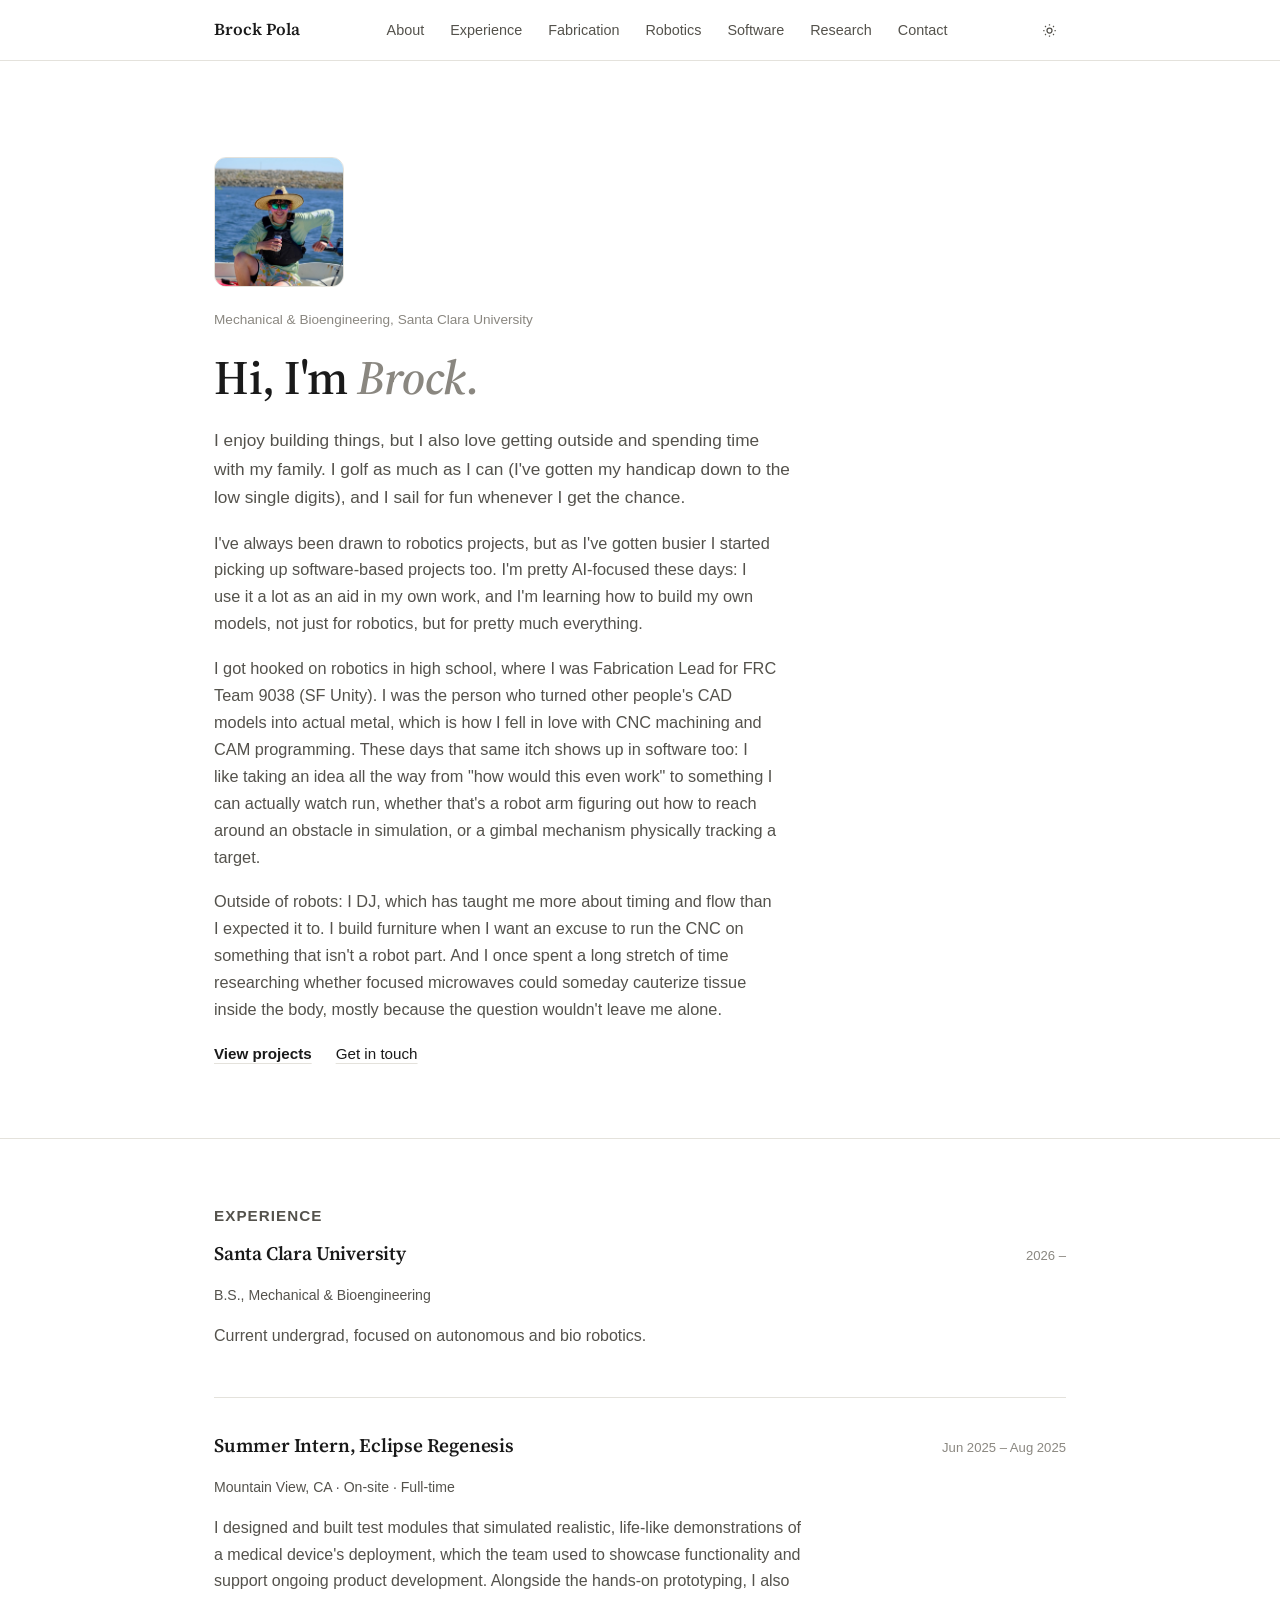
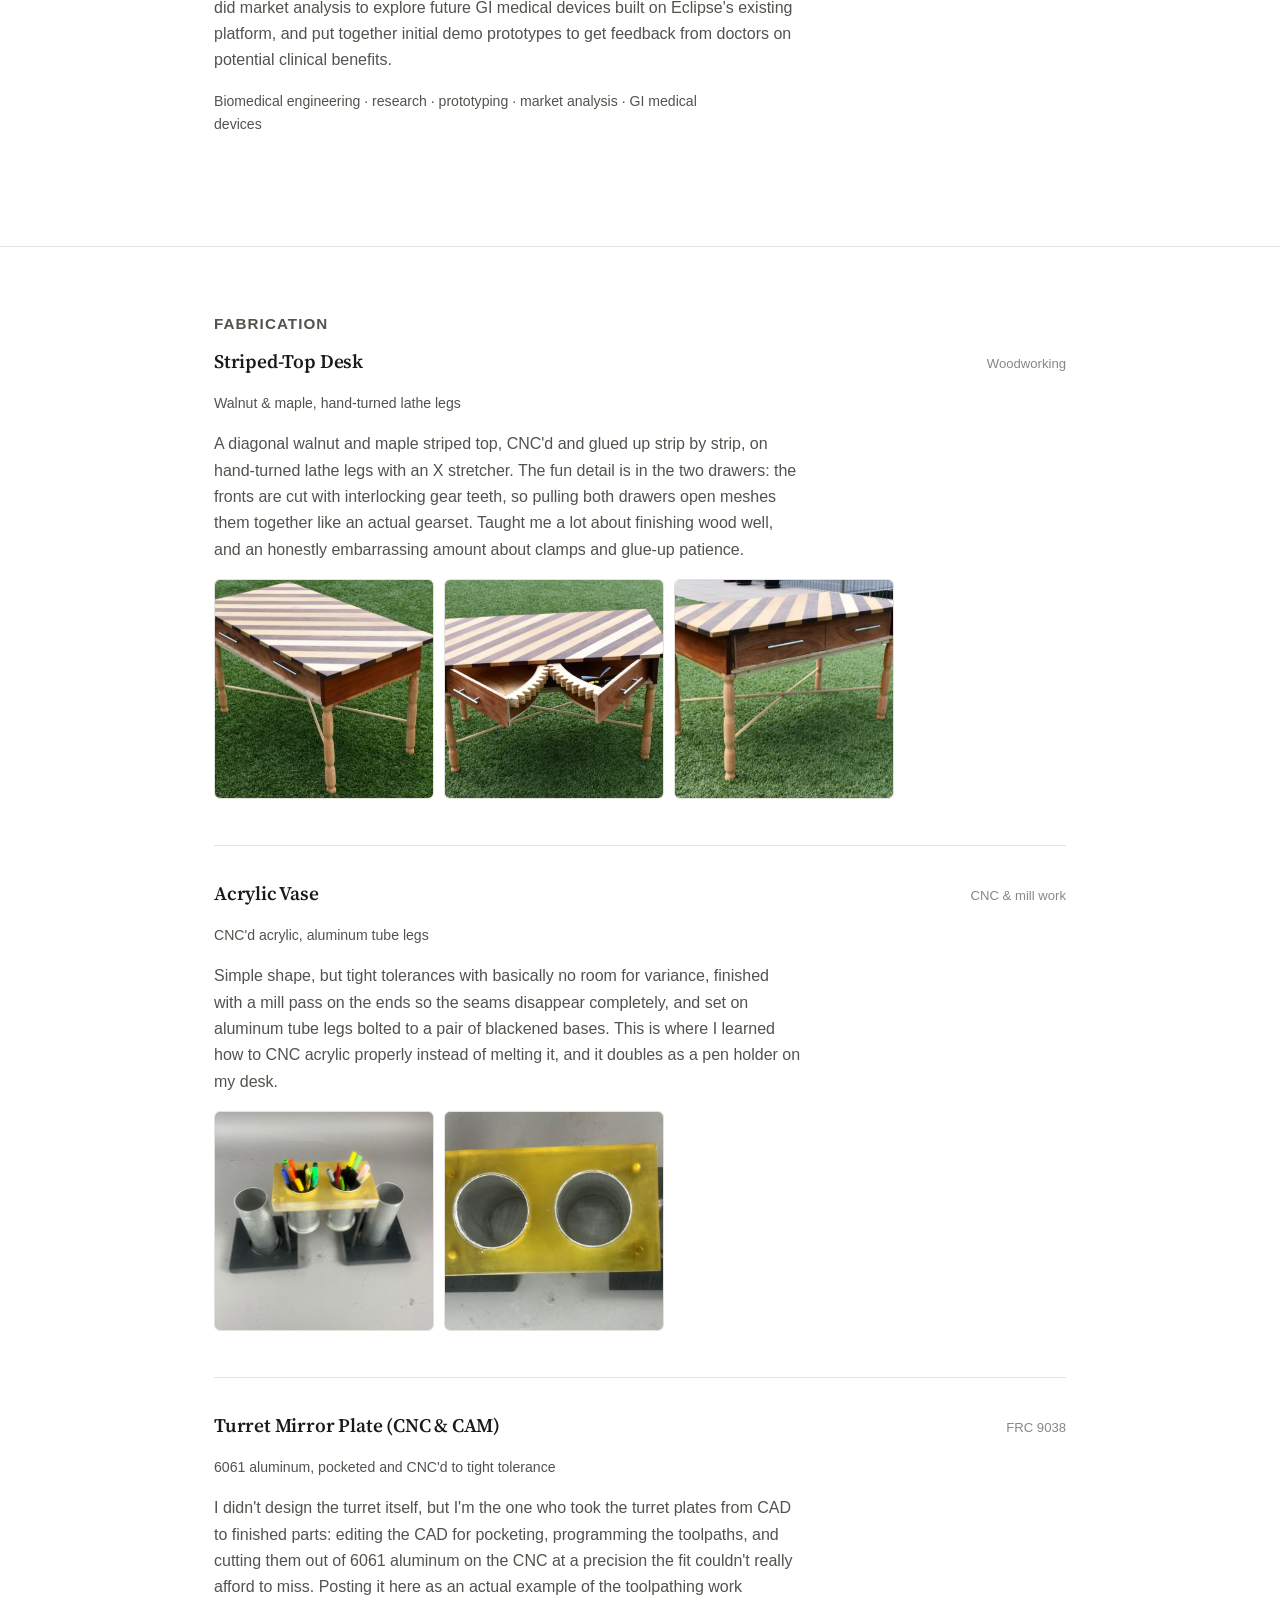
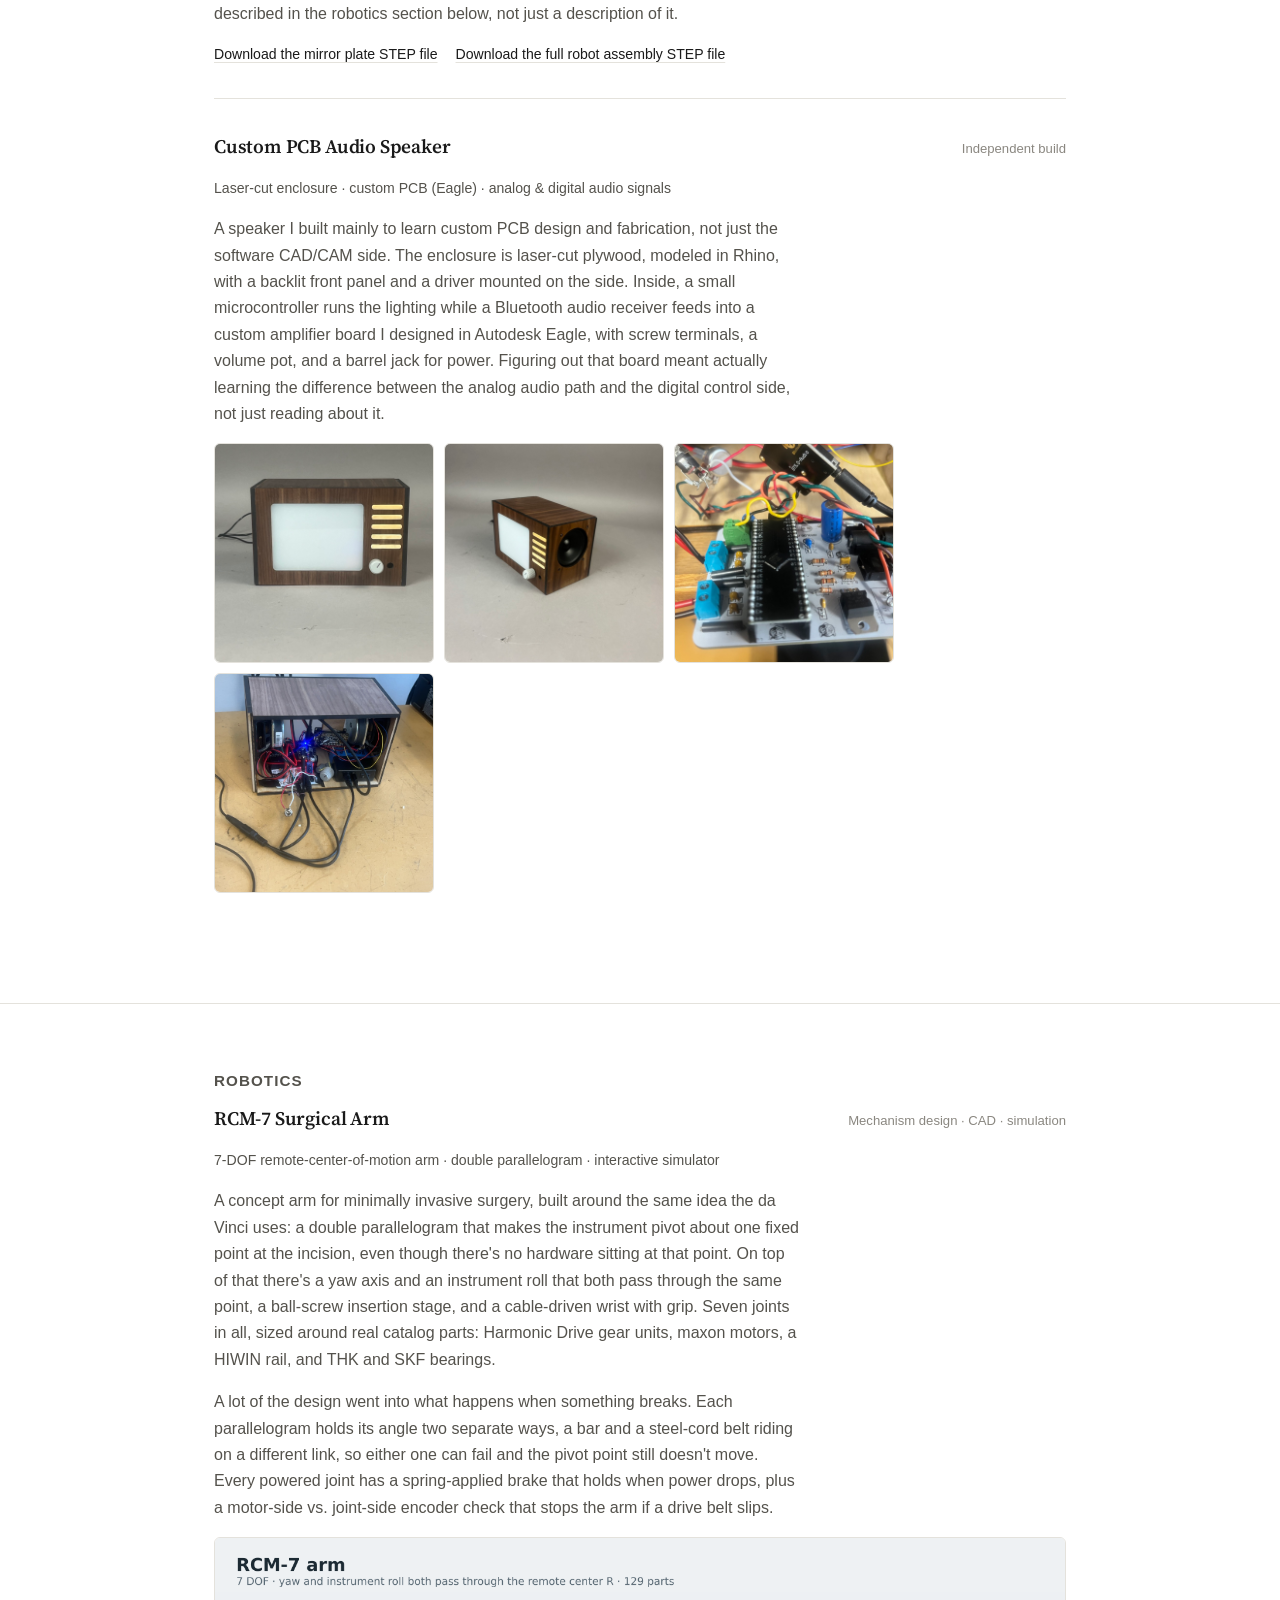
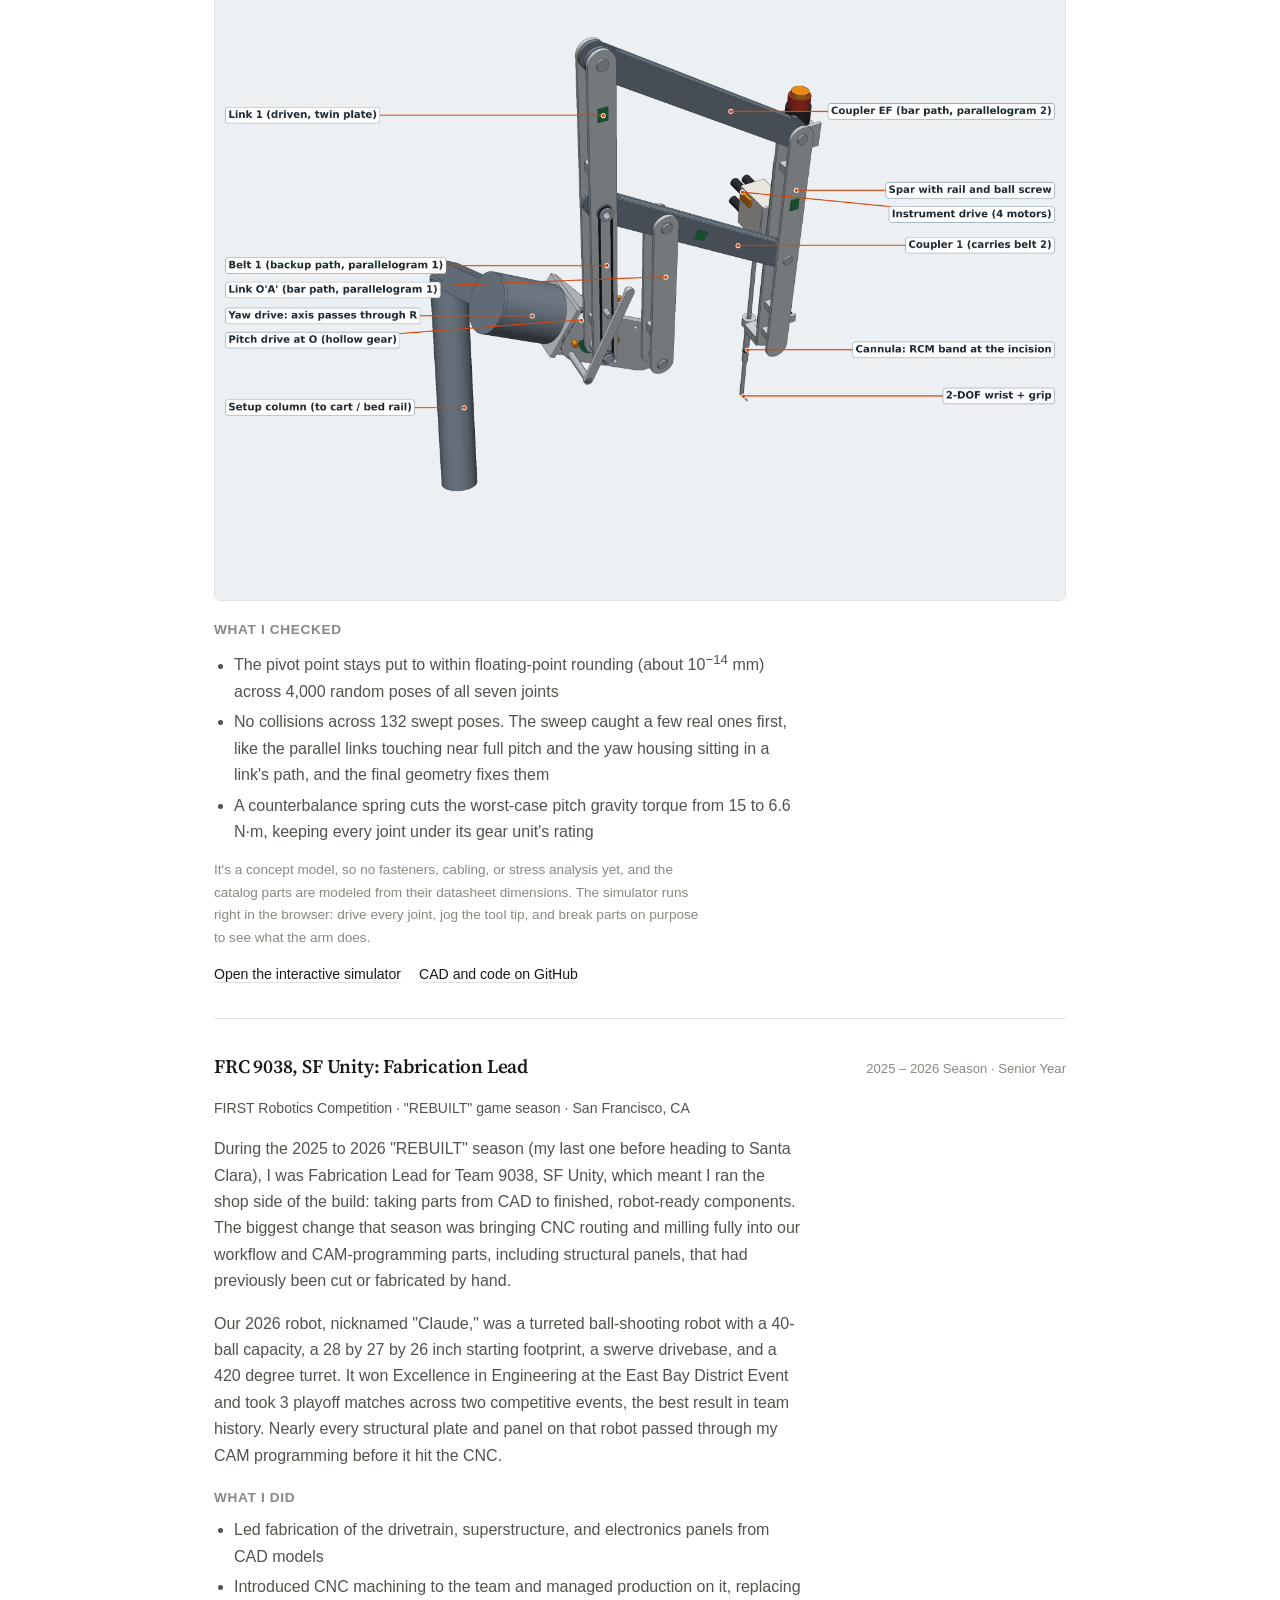
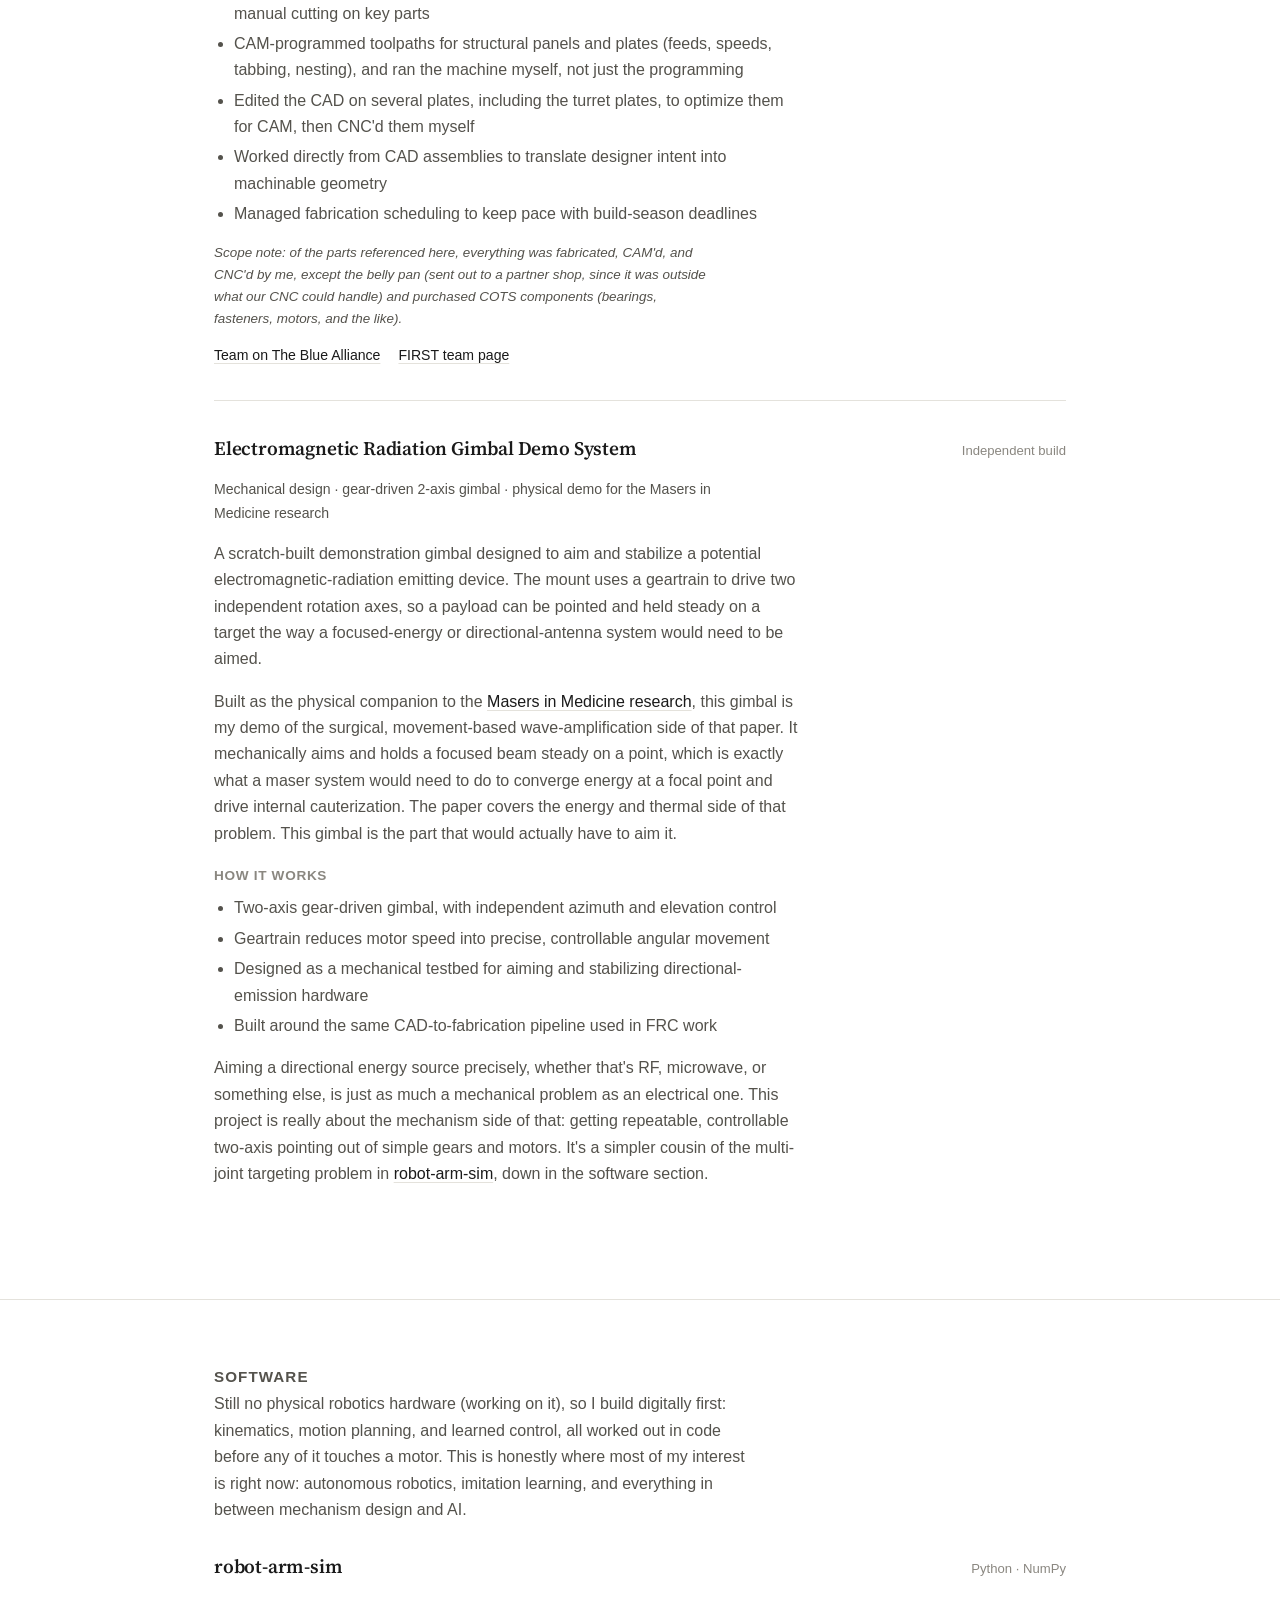
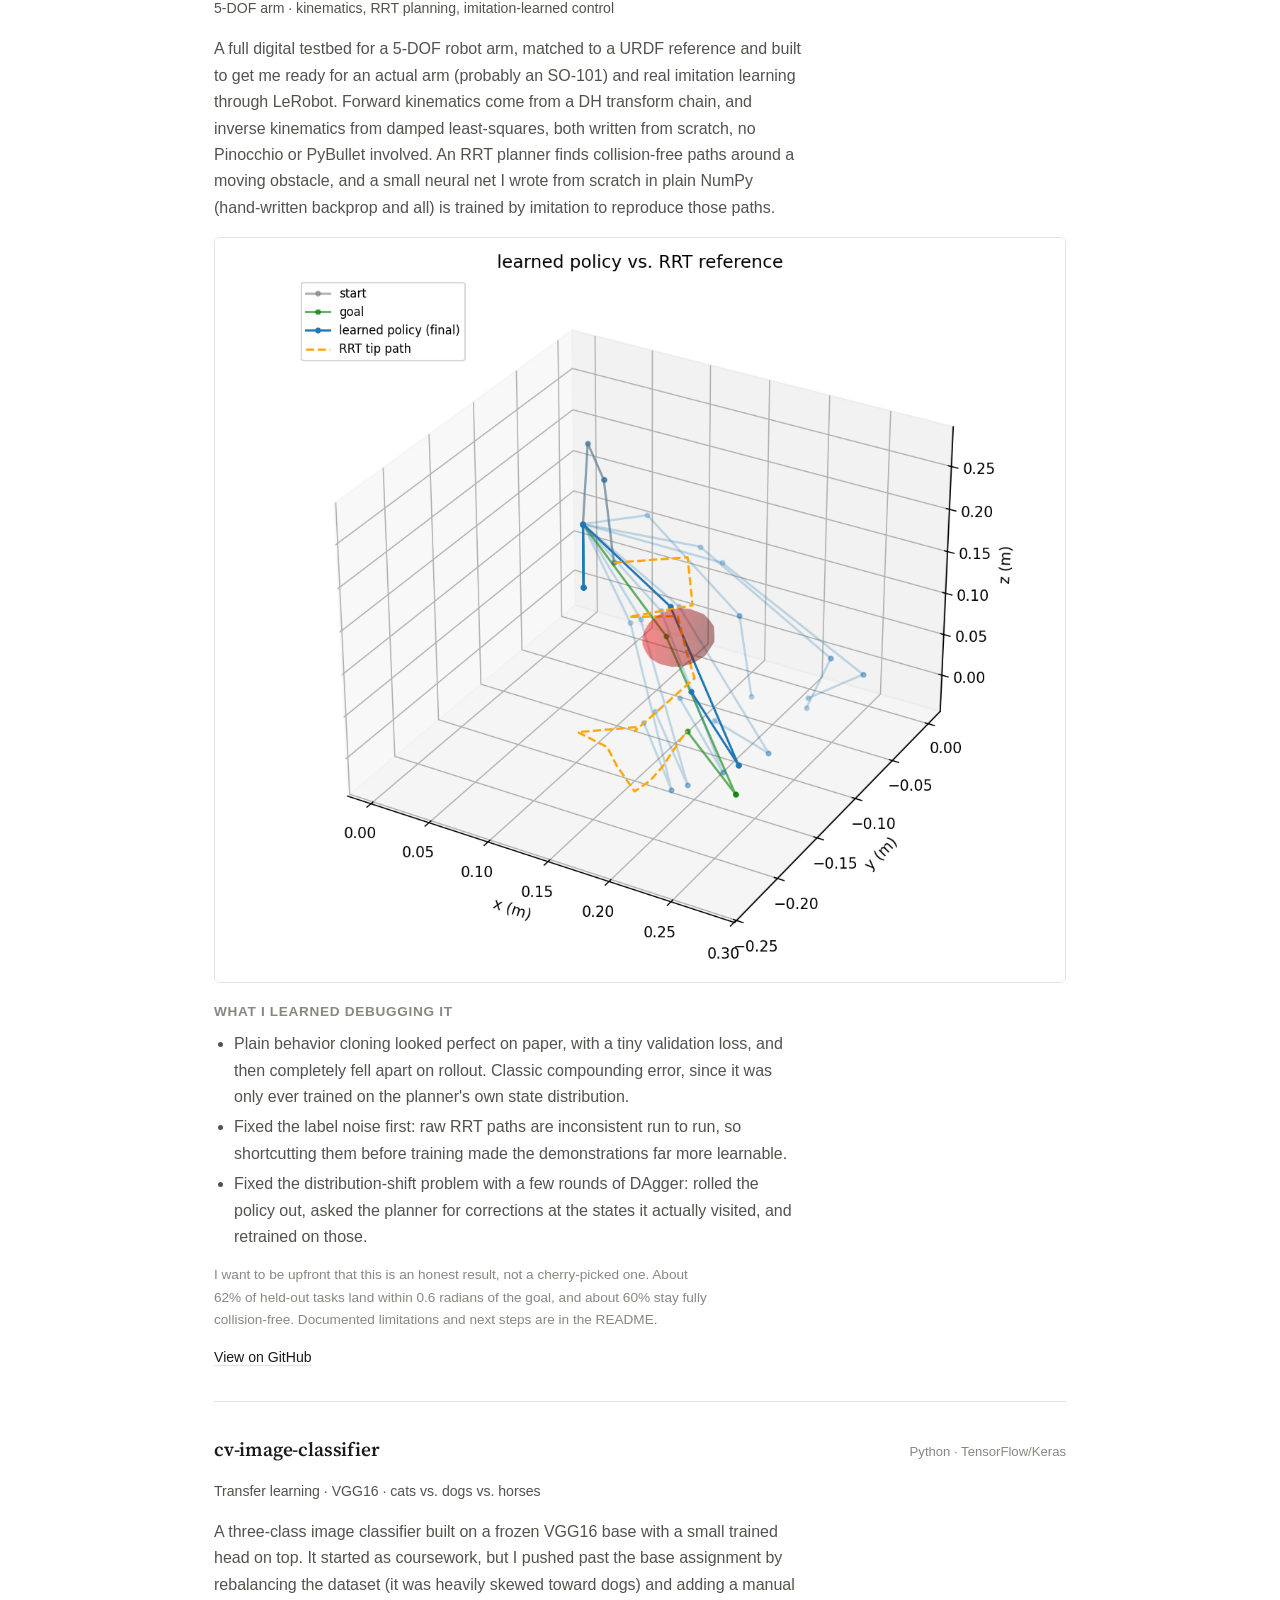
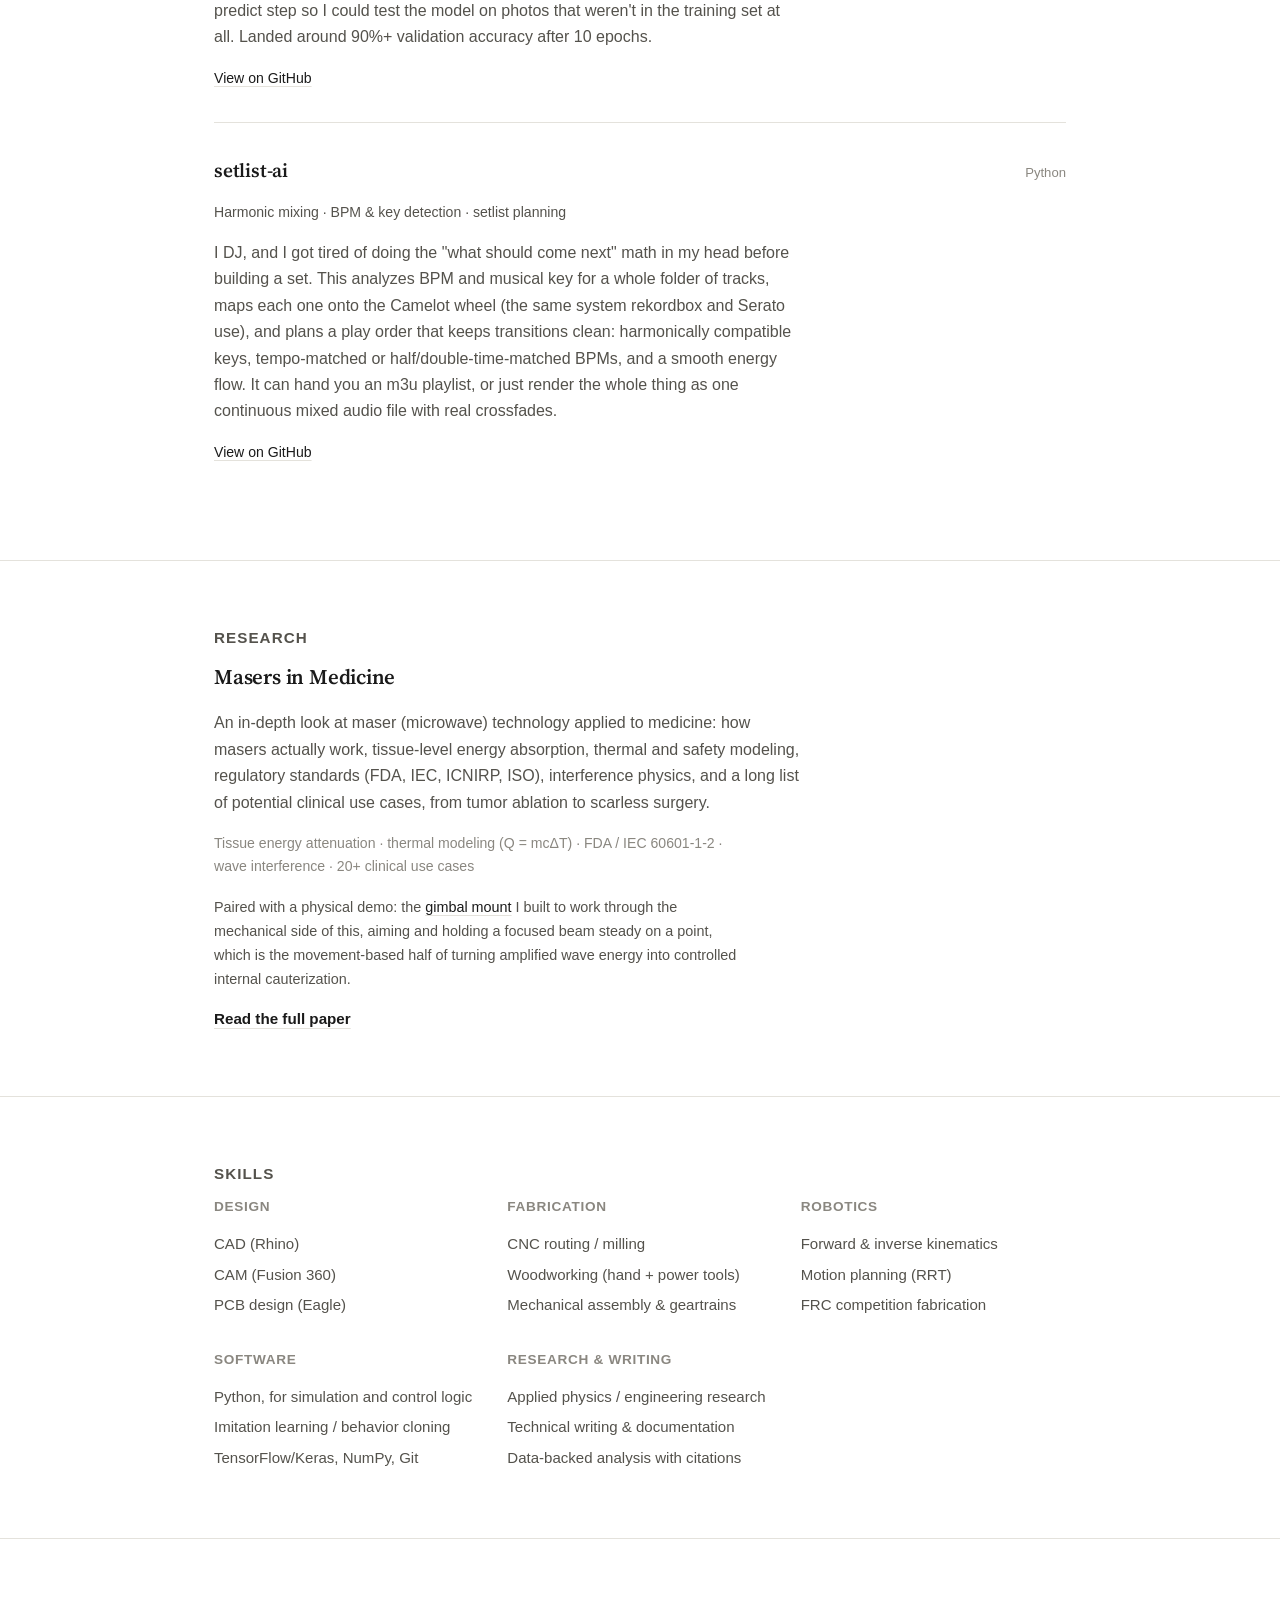
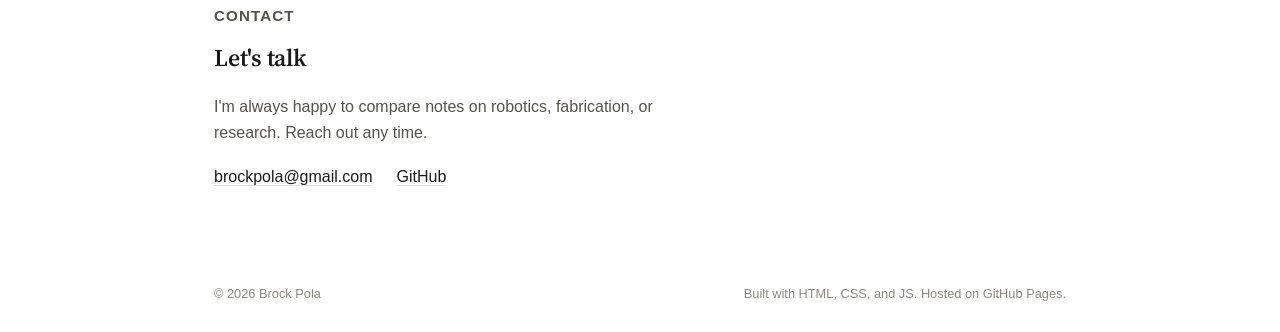
<file: index.html>
<!doctype html>
<html lang="en">
<head>
<meta charset="utf-8">
<meta name="viewport" content="width=device-width, initial-scale=1">
<title>Brock Pola, Portfolio</title>
<meta name="description" content="Mechanical & Bioengineering student at Santa Clara University. FRC fabrication, robot arm kinematics, imitation learning, and whatever else I'm curious about.">
<link rel="icon" href="data:image/svg+xml,<svg xmlns=%22http://www.w3.org/2000/svg%22 viewBox=%220 0 100 100%22><circle cx=%2250%22 cy=%2250%22 r=%2240%22 fill=%22%23335c81%22/></svg>">
<link rel="preconnect" href="https://fonts.googleapis.com">
<link rel="preconnect" href="https://fonts.gstatic.com" crossorigin>
<link href="https://fonts.googleapis.com/css2?family=Source+Serif+4:opsz,wght@8..60,400;8..60,600&display=swap" rel="stylesheet">
<link rel="stylesheet" href="css/style.css">
</head>
<body>

<nav class="nav">
  <div class="wrap">
    <a href="#top" class="brand">Brock Pola</a>
    <ul class="nav-links">
      <li><a href="#about">About</a></li>
      <li><a href="#experience">Experience</a></li>
      <li><a href="#fabrication">Fabrication</a></li>
      <li><a href="#robotics">Robotics</a></li>
      <li><a href="#software">Software</a></li>
      <li><a href="#research">Research</a></li>
      <li><a href="#contact">Contact</a></li>
    </ul>
    <div class="nav-right">
      <button class="icon-btn" id="theme-toggle" aria-label="Toggle theme" title="Toggle theme">
        <svg width="15" height="15" viewBox="0 0 24 24" fill="none" stroke="currentColor" stroke-width="2"><circle cx="12" cy="12" r="4"/><path d="M12 2v2M12 20v2M4.9 4.9l1.4 1.4M17.7 17.7l1.4 1.4M2 12h2M20 12h2M4.9 19.1l1.4-1.4M17.7 6.3l1.4-1.4"/></svg>
      </button>
      <button class="icon-btn nav-toggle" aria-label="Menu" id="menu-toggle" title="Menu">
        <svg width="18" height="18" viewBox="0 0 24 24" fill="none" stroke="currentColor" stroke-width="2"><path d="M3 6h18M3 12h18M3 18h18"/></svg>
      </button>
    </div>
  </div>
</nav>

<header class="hero" id="top">
  <div class="wrap">
    <img src="assets/images/hero/portrait.jpg" alt="Brock Pola on a boat" style="width:130px;height:130px;object-fit:cover;object-position:center 15%;border-radius:12px;border:1px solid var(--border);margin-bottom:22px;">
    <p class="eyebrow">Mechanical &amp; Bioengineering, Santa Clara University</p>
    <h1>Hi, I'm <span>Brock.</span></h1>

    <p class="lead" id="about">
      I enjoy building things, but I also love getting outside and spending time with my family.
      I golf as much as I can (I've gotten my handicap down to the low single digits), and I sail for fun
      whenever I get the chance.
    </p>
    <p class="more">
      I've always been drawn to robotics projects, but as I've gotten busier I started picking up
      software-based projects too. I'm pretty AI-focused these days: I use it a lot as an aid in
      my own work, and I'm learning how to build my own models, not just for robotics, but for
      pretty much everything.
    </p>
    <p class="more">
      I got hooked on robotics in high school, where I was Fabrication Lead for FRC Team 9038
      (SF Unity). I was the person who turned other people's CAD models into actual metal, which
      is how I fell in love with CNC machining and CAM programming. These days that same itch
      shows up in software too: I like taking an idea all the way from "how would this even work"
      to something I can actually watch run, whether that's a robot arm figuring out how to reach
      around an obstacle in simulation, or a gimbal mechanism physically tracking a target.
    </p>
    <p class="more">
      Outside of robots: I DJ, which has taught me more about timing and flow than I expected it
      to. I build furniture when I want an excuse to run the CNC on something that isn't a robot
      part. And I once spent a long stretch of time researching whether focused microwaves could
      someday cauterize tissue inside the body, mostly because the question wouldn't leave me
      alone.
    </p>

    <div class="hero-cta">
      <a href="#software" class="btn btn-primary">View projects</a>
      <a href="#contact" class="btn">Get in touch</a>
    </div>
  </div>
</header>

<section id="experience">
  <div class="wrap">
    <p class="kicker">Experience</p>
    <div class="entry-list">
      <article class="entry">
        <div class="entry-top">
          <h3>Santa Clara University</h3>
          <span class="entry-date">2026 &ndash;</span>
        </div>
        <p class="entry-meta">B.S., Mechanical &amp; Bioengineering</p>
        <p>Current undergrad, focused on autonomous and bio robotics.</p>
      </article>
      <!-- Broncos Racing (SCU Formula SAE), hidden for now. Remove the comment markers to show it again.
      <article class="entry">
        <div class="entry-top">
          <h3>Broncos Racing</h3>
          <span class="entry-date">2026 &ndash;</span>
        </div>
        <p class="entry-meta">Santa Clara University Formula SAE</p>
        <p>
          Member of SCU's Formula SAE team, building an open-wheel formula-style race car from
          the ground up. Good excuse to put the CAD and CNC background to work on something that
          has to survive being driven hard, not just pass an inspection.
        </p>
      </article>
      -->
      <article class="entry">
        <div class="entry-top">
          <h3>Summer Intern, Eclipse Regenesis</h3>
          <span class="entry-date">Jun 2025 &ndash; Aug 2025</span>
        </div>
        <p class="entry-meta">Mountain View, CA · On-site · Full-time</p>
        <p>
          I designed and built test modules that simulated realistic, life-like demonstrations of
          a medical device's deployment, which the team used to showcase functionality and support
          ongoing product development. Alongside the hands-on prototyping, I also did market
          analysis to explore future GI medical devices built on Eclipse's existing platform, and
          put together initial demo prototypes to get feedback from doctors on potential clinical
          benefits.
        </p>
        <p class="entry-meta" style="margin-top:10px;">Biomedical engineering · research · prototyping · market analysis · GI medical devices</p>
      </article>
    </div>
  </div>
</section>

<section id="fabrication">
  <div class="wrap">
    <p class="kicker">Fabrication</p>
    <div class="entry-list">

      <article class="entry">
        <div class="entry-top">
          <h3>Striped-Top Desk</h3>
          <span class="entry-date">Woodworking</span>
        </div>
        <p class="entry-meta">Walnut &amp; maple, hand-turned lathe legs</p>
        <p>
          A diagonal walnut and maple striped top, CNC'd and glued up strip by strip, on
          hand-turned lathe legs with an X stretcher. The fun detail is in the two drawers: the
          fronts are cut with interlocking gear teeth, so pulling both drawers open meshes them
          together like an actual gearset. Taught me a lot about finishing wood well, and an
          honestly embarrassing amount about clamps and glue-up patience.
        </p>
        <div style="display:flex;flex-wrap:wrap;gap:10px;margin:14px 0;">
          <img src="assets/images/woodworking/table-top.jpg" alt="Striped-top desk, diagonal walnut and maple top on hand-turned lathe legs" style="width:220px;height:220px;object-fit:cover;border-radius:6px;border:1px solid var(--border);">
          <img src="assets/images/woodworking/table-gear-drawers.jpg" alt="The desk's two drawers open, showing interlocking gear teeth cut into the drawer fronts that mesh together" style="width:220px;height:220px;object-fit:cover;border-radius:6px;border:1px solid var(--border);">
          <img src="assets/images/woodworking/table-side.jpg" alt="Side view of the striped-top desk showing the drawer fronts and turned legs" style="width:220px;height:220px;object-fit:cover;border-radius:6px;border:1px solid var(--border);">
        </div>
      </article>

      <article class="entry">
        <div class="entry-top">
          <h3>Acrylic Vase</h3>
          <span class="entry-date">CNC &amp; mill work</span>
        </div>
        <p class="entry-meta">CNC'd acrylic, aluminum tube legs</p>
        <p>
          Simple shape, but tight tolerances with basically no room for variance, finished with a
          mill pass on the ends so the seams disappear completely, and set on aluminum tube legs
          bolted to a pair of blackened bases. This is where I learned how to CNC acrylic properly
          instead of melting it, and it doubles as a pen holder on my desk.
        </p>
        <div style="display:flex;flex-wrap:wrap;gap:10px;margin:14px 0;">
          <img src="assets/images/woodworking/penholder-filled.jpg" alt="CNC'd acrylic vase on aluminum tube legs, filled with pens" style="width:220px;height:220px;object-fit:cover;border-radius:6px;border:1px solid var(--border);">
          <img src="assets/images/woodworking/penholder-top.jpg" alt="Top-down view of the acrylic vase showing the CNC'd top and aluminum tube legs" style="width:220px;height:220px;object-fit:cover;border-radius:6px;border:1px solid var(--border);">
        </div>
      </article>

      <article class="entry">
        <div class="entry-top">
          <h3>Turret Mirror Plate (CNC &amp; CAM)</h3>
          <span class="entry-date">FRC 9038</span>
        </div>
        <p class="entry-meta">6061 aluminum, pocketed and CNC'd to tight tolerance</p>
        <p>
          I didn't design the turret itself, but I'm the one who took the turret plates from CAD
          to finished parts: editing the CAD for pocketing, programming the toolpaths, and cutting
          them out of 6061 aluminum on the CNC at a precision the fit couldn't really afford to
          miss. Posting it here as an actual example of the toolpathing work described in the
          robotics section below, not just a description of it.
        </p>
        <div class="entry-links">
          <a href="assets/cad/mirror-plate.step" download>Download the mirror plate STEP file</a>
          <a href="assets/cad/full-assembly.step" download>Download the full robot assembly STEP file</a>
        </div>
      </article>

      <article class="entry">
        <div class="entry-top">
          <h3>Custom PCB Audio Speaker</h3>
          <span class="entry-date">Independent build</span>
        </div>
        <p class="entry-meta">Laser-cut enclosure · custom PCB (Eagle) · analog &amp; digital audio signals</p>
        <p>
          A speaker I built mainly to learn custom PCB design and fabrication, not just the
          software CAD/CAM side. The enclosure is laser-cut plywood, modeled in Rhino, with a
          backlit front panel and a driver mounted on the side. Inside, a small microcontroller
          runs the lighting while a Bluetooth audio receiver feeds into a custom amplifier board I
          designed in Autodesk Eagle, with screw terminals, a volume pot, and a barrel jack for
          power. Figuring out that board meant actually learning the difference between the analog
          audio path and the digital control side, not just reading about it.
        </p>
        <div style="display:flex;flex-wrap:wrap;gap:10px;margin:14px 0;">
          <img src="assets/images/speaker/front.jpg" alt="Front of the speaker, a retro TV-style laser-cut wood enclosure with a glowing panel and brass accent slats" style="width:220px;height:220px;object-fit:cover;border-radius:6px;border:1px solid var(--border);">
          <img src="assets/images/speaker/angle.jpg" alt="Angled view of the speaker showing the driver mounted on the side of the enclosure" style="width:220px;height:220px;object-fit:cover;border-radius:6px;border:1px solid var(--border);">
          <img src="assets/images/speaker/pcb-closeup.jpg" alt="Close-up of the custom amplifier PCB inside the speaker, showing the Bluetooth audio module, DIP amp chip, and screw terminals" style="width:220px;height:220px;object-fit:cover;border-radius:6px;border:1px solid var(--border);">
          <img src="assets/images/speaker/build.jpg" alt="Full interior of the speaker enclosure with all wiring and boards connected" style="width:220px;height:220px;object-fit:cover;border-radius:6px;border:1px solid var(--border);">
        </div>
      </article>

    </div>
  </div>
</section>

<section id="robotics">
  <div class="wrap">
    <p class="kicker">Robotics</p>
    <div class="entry-list">

      <!-- RCM-7 surgical arm -->
      <article class="entry">
        <div class="entry-top">
          <h3>RCM-7 Surgical Arm</h3>
          <span class="entry-date">Mechanism design · CAD · simulation</span>
        </div>
        <p class="entry-meta">7-DOF remote-center-of-motion arm · double parallelogram · interactive simulator</p>
        <p>
          A concept arm for minimally invasive surgery, built around the same idea the da Vinci
          uses: a double parallelogram that makes the instrument pivot about one fixed point at the
          incision, even though there's no hardware sitting at that point. On top of that there's a
          yaw axis and an instrument roll that both pass through the same point, a ball-screw
          insertion stage, and a cable-driven wrist with grip. Seven joints in all, sized around
          real catalog parts: Harmonic Drive gear units, maxon motors, a HIWIN rail, and THK and
          SKF bearings.
        </p>
        <p>
          A lot of the design went into what happens when something breaks. Each parallelogram
          holds its angle two separate ways, a bar and a steel-cord belt riding on a different link,
          so either one can fail and the pivot point still doesn't move. Every powered joint has a
          spring-applied brake that holds when power drops, plus a motor-side vs. joint-side encoder
          check that stops the arm if a drive belt slips.
        </p>
        <a href="rcm7/" title="Open the interactive simulator">
          <img src="rcm7/images/overall.png" alt="Labelled render of the RCM-7 arm: yaw drive, twin-plate links, both couplers, the spar with its rail, the instrument drive, and the remote center R at the incision" style="border:1px solid var(--border);border-radius:6px;margin:14px 0;">
        </a>
        <h4>What I checked</h4>
        <ul>
          <li>The pivot point stays put to within floating-point rounding (about 10<sup>&minus;14</sup> mm) across 4,000 random poses of all seven joints</li>
          <li>No collisions across 132 swept poses. The sweep caught a few real ones first, like the parallel links touching near full pitch and the yaw housing sitting in a link's path, and the final geometry fixes them</li>
          <li>A counterbalance spring cuts the worst-case pitch gravity torque from 15 to 6.6 N&middot;m, keeping every joint under its gear unit's rating</li>
        </ul>
        <p style="font-size:.85rem;color:var(--text-faint);">
          It's a concept model, so no fasteners, cabling, or stress analysis yet, and the catalog
          parts are modeled from their datasheet dimensions. The simulator runs right in the
          browser: drive every joint, jog the tool tip, and break parts on purpose to see what the
          arm does.
        </p>
        <div class="entry-links">
          <a href="rcm7/">Open the interactive simulator</a>
          <a href="https://github.com/borthalmue/rcm7-surgical-arm" target="_blank" rel="noopener">CAD and code on GitHub</a>
        </div>
      </article>

      <!-- FRC 9038 -->
      <article class="entry">
        <div class="entry-top">
          <h3>FRC 9038, SF Unity: Fabrication Lead</h3>
          <span class="entry-date">2025 &ndash; 2026 Season · Senior Year</span>
        </div>
        <p class="entry-meta">FIRST Robotics Competition · "REBUILT" game season · San Francisco, CA</p>
        <p>
          During the 2025 to 2026 "REBUILT" season (my last one before heading to Santa Clara),
          I was Fabrication Lead for Team 9038, SF Unity, which meant I ran the shop side of the
          build: taking parts from CAD to finished, robot-ready components. The biggest change
          that season was bringing CNC routing and milling fully into our workflow and
          CAM-programming parts, including structural panels, that had previously been cut or
          fabricated by hand.
        </p>
        <p>
          Our 2026 robot, nicknamed "Claude," was a turreted ball-shooting robot with a 40-ball
          capacity, a 28 by 27 by 26 inch starting footprint, a swerve drivebase, and a 420 degree
          turret. It won Excellence in Engineering at the East Bay District Event and took 3
          playoff matches across two competitive events, the best result in team history. Nearly
          every structural plate and panel on that robot passed through my CAM programming before
          it hit the CNC.
        </p>
        <h4>What I did</h4>
        <ul>
          <li>Led fabrication of the drivetrain, superstructure, and electronics panels from CAD models</li>
          <li>Introduced CNC machining to the team and managed production on it, replacing manual cutting on key parts</li>
          <li>CAM-programmed toolpaths for structural panels and plates (feeds, speeds, tabbing, nesting), and ran the machine myself, not just the programming</li>
          <li>Edited the CAD on several plates, including the turret plates, to optimize them for CAM, then CNC'd them myself</li>
          <li>Worked directly from CAD assemblies to translate designer intent into machinable geometry</li>
          <li>Managed fabrication scheduling to keep pace with build-season deadlines</li>
        </ul>
        <p class="entry-note">
          Scope note: of the parts referenced here, everything was fabricated, CAM'd, and CNC'd by
          me, except the belly pan (sent out to a partner shop, since it was outside what our CNC
          could handle) and purchased COTS components (bearings, fasteners, motors, and the like).
        </p>
        <div class="entry-links">
          <a href="https://www.thebluealliance.com/team/9038" target="_blank" rel="noopener">Team on The Blue Alliance</a>
          <a href="https://frc-events.firstinspires.org/2026/team/9038" target="_blank" rel="noopener">FIRST team page</a>
        </div>
      </article>

      <!-- Gimbal / EM radiation demo -->
      <article class="entry">
        <div class="entry-top">
          <h3>Electromagnetic Radiation Gimbal Demo System</h3>
          <span class="entry-date">Independent build</span>
        </div>
        <p class="entry-meta">Mechanical design · gear-driven 2-axis gimbal · physical demo for the Masers in Medicine research</p>
        <p>
          A scratch-built demonstration gimbal designed to aim and stabilize a potential
          electromagnetic-radiation emitting device. The mount uses a geartrain to drive two
          independent rotation axes, so a payload can be pointed and held steady on a target the
          way a focused-energy or directional-antenna system would need to be aimed.
        </p>
        <p>
          Built as the physical companion to the <a href="maser.html">Masers in Medicine
          research</a>, this gimbal is my demo of the surgical, movement-based wave-amplification
          side of that paper. It mechanically aims and holds a focused beam steady on a point,
          which is exactly what a maser system would need to do to converge energy at a focal
          point and drive internal cauterization. The paper covers the energy and thermal side of
          that problem. This gimbal is the part that would actually have to aim it.
        </p>
        <h4>How it works</h4>
        <ul>
          <li>Two-axis gear-driven gimbal, with independent azimuth and elevation control</li>
          <li>Geartrain reduces motor speed into precise, controllable angular movement</li>
          <li>Designed as a mechanical testbed for aiming and stabilizing directional-emission hardware</li>
          <li>Built around the same CAD-to-fabrication pipeline used in FRC work</li>
        </ul>
        <p>
          Aiming a directional energy source precisely, whether that's RF, microwave, or something
          else, is just as much a mechanical problem as an electrical one. This project is really
          about the mechanism side of that: getting repeatable, controllable two-axis pointing out
          of simple gears and motors. It's a simpler cousin of the multi-joint targeting problem in
          <a href="https://github.com/borthalmue/robot-arm-sim" target="_blank" rel="noopener">robot-arm-sim</a>,
          down in the software section.
        </p>
      </article>

    </div>
  </div>
</section>

<section id="software">
  <div class="wrap">
    <p class="kicker">Software</p>
    <p style="color:var(--text-dim);max-width:60ch;margin:-8px 0 28px;">
      Still no physical robotics hardware (working on it), so I build digitally first: kinematics,
      motion planning, and learned control, all worked out in code before any of it touches a
      motor. This is honestly where most of my interest is right now: autonomous robotics,
      imitation learning, and everything in between mechanism design and AI.
    </p>
    <div class="entry-list">

      <article class="entry">
        <div class="entry-top">
          <h3>robot-arm-sim</h3>
          <span class="entry-date">Python · NumPy</span>
        </div>
        <p class="entry-meta">5-DOF arm · kinematics, RRT planning, imitation-learned control</p>
        <p>
          A full digital testbed for a 5-DOF robot arm, matched to a URDF reference and built to
          get me ready for an actual arm (probably an SO-101) and real imitation learning through
          LeRobot. Forward kinematics come from a DH transform chain, and inverse kinematics from
          damped least-squares, both written from scratch, no Pinocchio or PyBullet involved. An
          RRT planner finds collision-free paths around a moving obstacle, and a small neural net I
          wrote from scratch in plain NumPy (hand-written backprop and all) is trained by imitation
          to reproduce those paths.
        </p>
        <img src="assets/images/robot-arm-sim/rollout.png" alt="Learned policy rollout vs. RRT reference path for the 5-DOF arm, showing the arm's pose sequence around a spherical obstacle" style="border:1px solid var(--border);border-radius:6px;margin:14px 0;">
        <h4>What I learned debugging it</h4>
        <ul>
          <li>Plain behavior cloning looked perfect on paper, with a tiny validation loss, and then completely fell apart on rollout. Classic compounding error, since it was only ever trained on the planner's own state distribution.</li>
          <li>Fixed the label noise first: raw RRT paths are inconsistent run to run, so shortcutting them before training made the demonstrations far more learnable.</li>
          <li>Fixed the distribution-shift problem with a few rounds of DAgger: rolled the policy out, asked the planner for corrections at the states it actually visited, and retrained on those.</li>
        </ul>
        <p style="font-size:.85rem;color:var(--text-faint);">
          I want to be upfront that this is an honest result, not a cherry-picked one. About 62% of
          held-out tasks land within 0.6 radians of the goal, and about 60% stay fully
          collision-free. Documented limitations and next steps are in the README.
        </p>
        <div class="entry-links">
          <a href="https://github.com/borthalmue/robot-arm-sim" target="_blank" rel="noopener">View on GitHub</a>
        </div>
      </article>

      <article class="entry">
        <div class="entry-top">
          <h3>cv-image-classifier</h3>
          <span class="entry-date">Python · TensorFlow/Keras</span>
        </div>
        <p class="entry-meta">Transfer learning · VGG16 · cats vs. dogs vs. horses</p>
        <p>
          A three-class image classifier built on a frozen VGG16 base with a small trained head on
          top. It started as coursework, but I pushed past the base assignment by rebalancing the
          dataset (it was heavily skewed toward dogs) and adding a manual predict step so I could
          test the model on photos that weren't in the training set at all. Landed around 90%+
          validation accuracy after 10 epochs.
        </p>
        <div class="entry-links">
          <a href="https://github.com/borthalmue/cv-image-classifier" target="_blank" rel="noopener">View on GitHub</a>
        </div>
      </article>

      <article class="entry">
        <div class="entry-top">
          <h3>setlist-ai</h3>
          <span class="entry-date">Python</span>
        </div>
        <p class="entry-meta">Harmonic mixing · BPM &amp; key detection · setlist planning</p>
        <p>
          I DJ, and I got tired of doing the "what should come next" math in my head before
          building a set. This analyzes BPM and musical key for a whole folder of tracks, maps
          each one onto the Camelot wheel (the same system rekordbox and Serato use), and plans
          a play order that keeps transitions clean: harmonically compatible keys, tempo-matched
          or half/double-time-matched BPMs, and a smooth energy flow. It can hand you an m3u
          playlist, or just render the whole thing as one continuous mixed audio file with
          real crossfades.
        </p>
        <div class="entry-links">
          <a href="https://github.com/borthalmue/setlist-ai" target="_blank" rel="noopener">View on GitHub</a>
        </div>
      </article>

    </div>
  </div>
</section>

<section id="research">
  <div class="wrap research-teaser">
    <p class="kicker">Research</p>
    <h3 style="font-size:1.3rem;margin:0 0 10px;">Masers in Medicine</h3>
    <p>
      An in-depth look at maser (microwave) technology applied to medicine: how masers actually
      work, tissue-level energy absorption, thermal and safety modeling, regulatory standards
      (FDA, IEC, ICNIRP, ISO), interference physics, and a long list of potential clinical use
      cases, from tumor ablation to scarless surgery.
    </p>
    <p class="topics">Tissue energy attenuation · thermal modeling (Q = mcΔT) · FDA / IEC 60601-1-2 · wave interference · 20+ clinical use cases</p>
    <p style="font-size:.9rem;color:var(--text-dim);">
      Paired with a physical demo: the <a href="#robotics">gimbal mount</a> I built to work through
      the mechanical side of this, aiming and holding a focused beam steady on a point, which is
      the movement-based half of turning amplified wave energy into controlled internal
      cauterization.
    </p>
    <a href="maser.html" class="btn btn-primary">Read the full paper</a>
  </div>
</section>

<section id="skills">
  <div class="wrap">
    <p class="kicker">Skills</p>
    <div class="skills-grid">
      <div class="skill-group">
        <h4>Design</h4>
        <ul>
          <li>CAD (Rhino)</li>
          <li>CAM (Fusion 360)</li>
          <li>PCB design (Eagle)</li>
        </ul>
      </div>
      <div class="skill-group">
        <h4>Fabrication</h4>
        <ul>
          <li>CNC routing / milling</li>
          <li>Woodworking (hand + power tools)</li>
          <li>Mechanical assembly &amp; geartrains</li>
        </ul>
      </div>
      <div class="skill-group">
        <h4>Robotics</h4>
        <ul>
          <li>Forward &amp; inverse kinematics</li>
          <li>Motion planning (RRT)</li>
          <li>FRC competition fabrication</li>
        </ul>
      </div>
      <div class="skill-group">
        <h4>Software</h4>
        <ul>
          <li>Python, for simulation and control logic</li>
          <li>Imitation learning / behavior cloning</li>
          <li>TensorFlow/Keras, NumPy, Git</li>
        </ul>
      </div>
      <div class="skill-group">
        <h4>Research &amp; writing</h4>
        <ul>
          <li>Applied physics / engineering research</li>
          <li>Technical writing &amp; documentation</li>
          <li>Data-backed analysis with citations</li>
        </ul>
      </div>
    </div>
  </div>
</section>

<section id="contact">
  <div class="wrap contact-block">
    <p class="kicker">Contact</p>
    <h2 style="font-size:1.5rem;margin:0 0 10px;">Let's talk</h2>
    <p>I'm always happy to compare notes on robotics, fabrication, or research. Reach out any time.</p>
    <div class="contact-row">
      <a href="mailto:brockpola@gmail.com">brockpola@gmail.com</a>
      <a href="https://github.com/borthalmue" target="_blank" rel="noopener">GitHub</a>
    </div>
  </div>
</section>

<footer>
  <div class="wrap" style="display:flex;justify-content:space-between;width:100%;flex-wrap:wrap;gap:10px;">
    <span>© <span id="year"></span> Brock Pola</span>
    <span>Built with HTML, CSS, and JS. Hosted on GitHub Pages.</span>
  </div>
</footer>

<script src="js/main.js"></script>
</body>
</html>
</file>
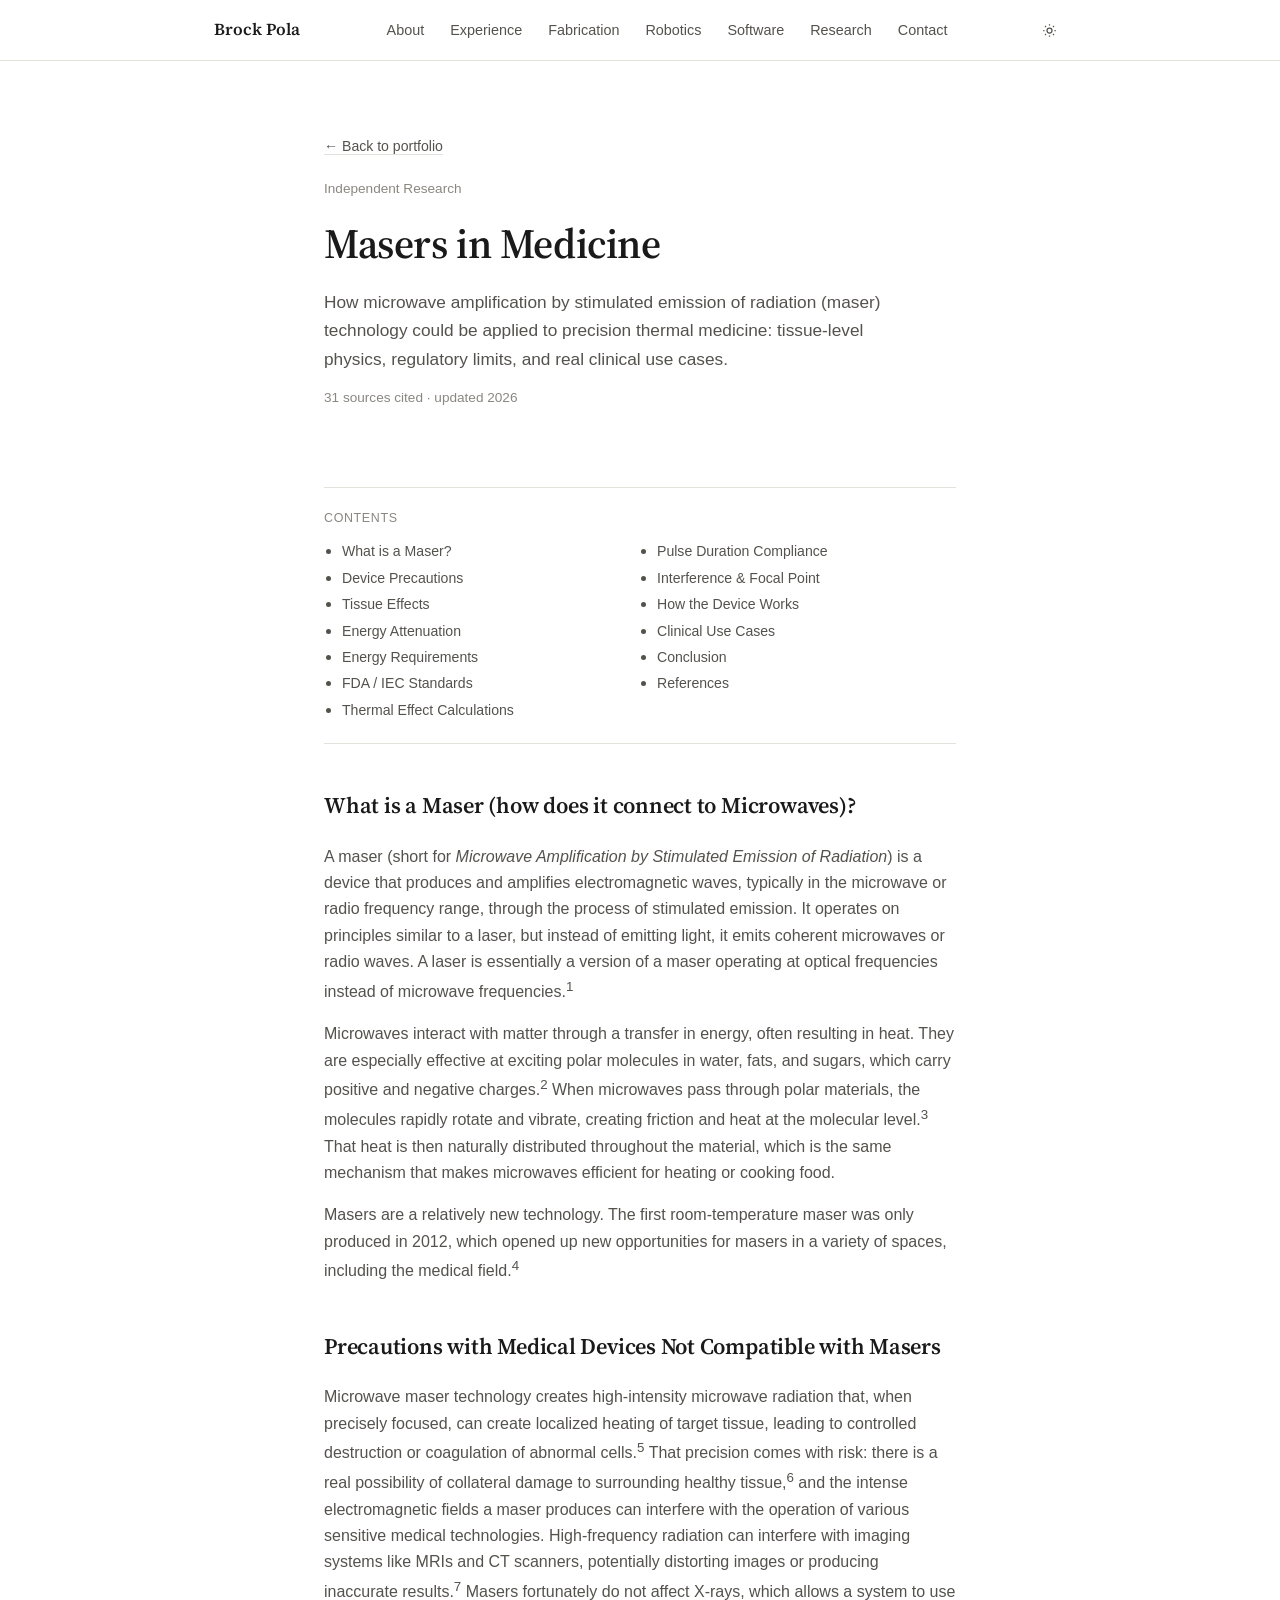
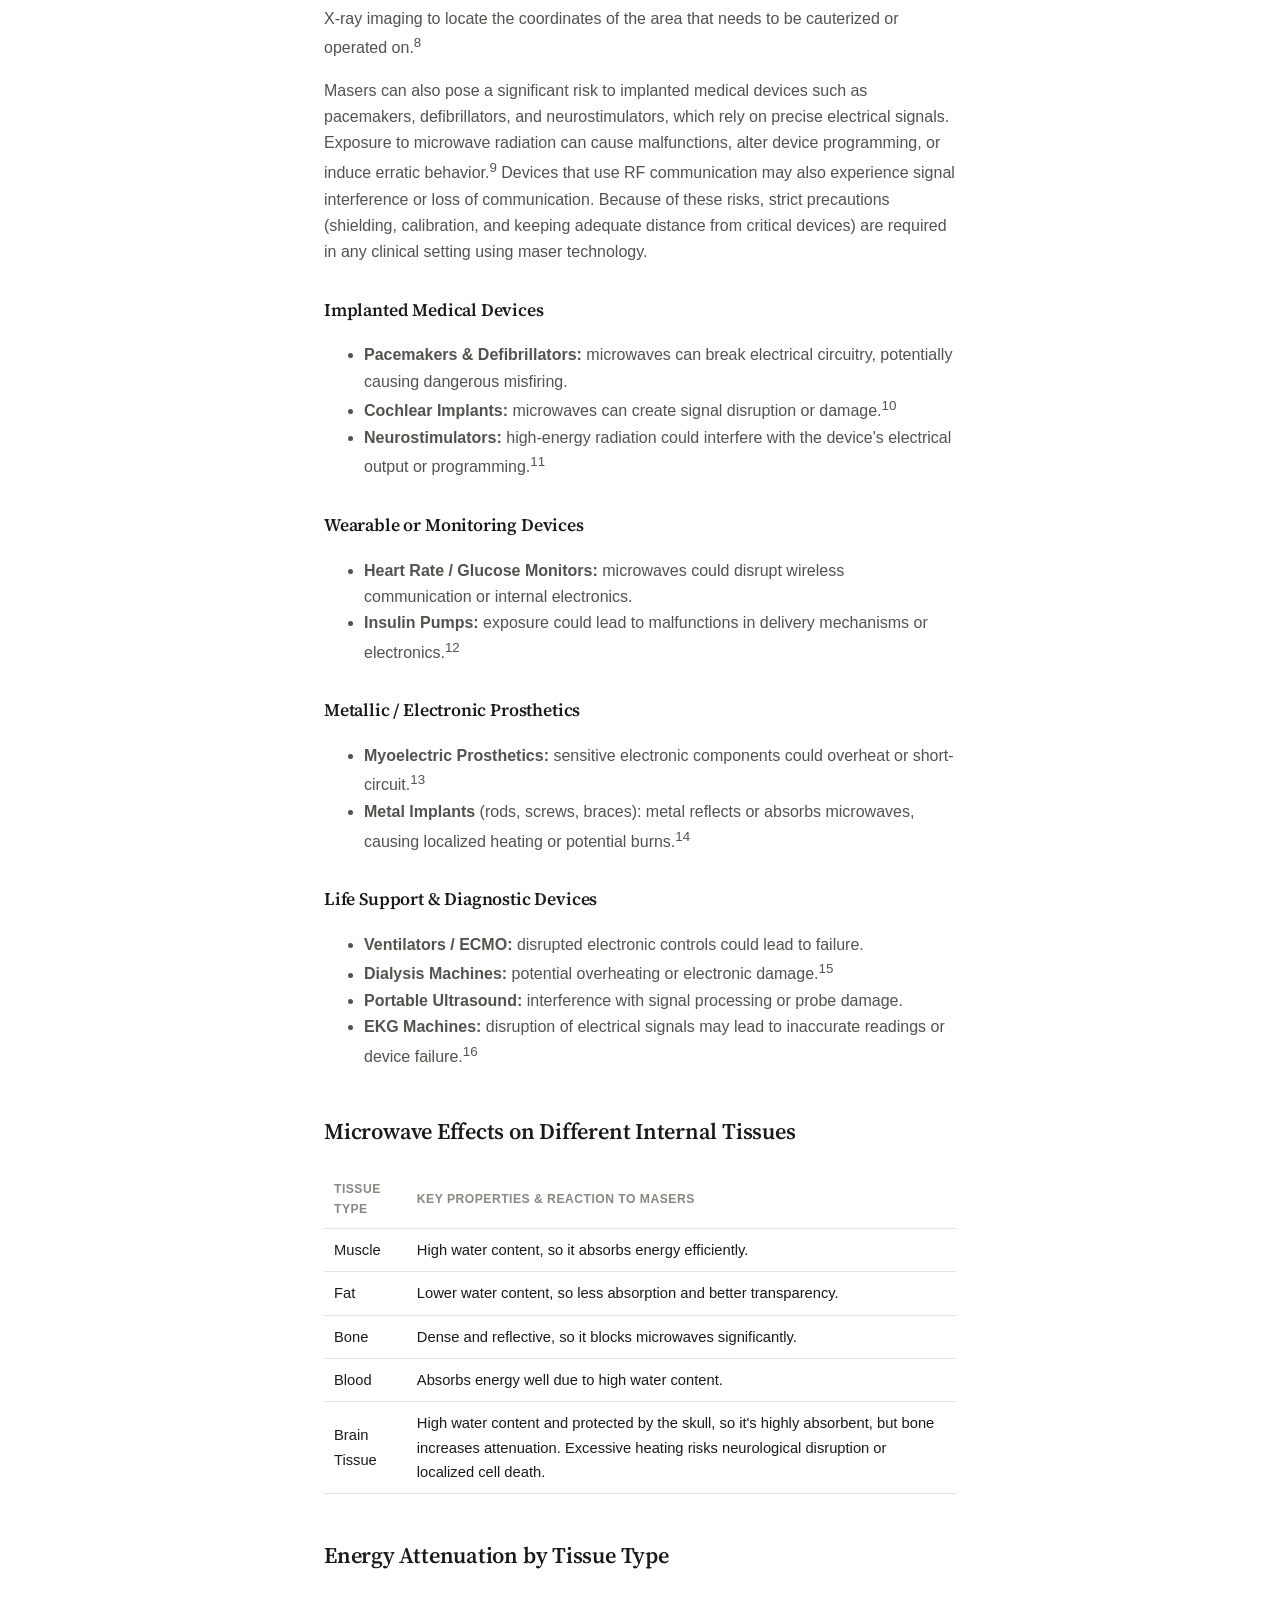
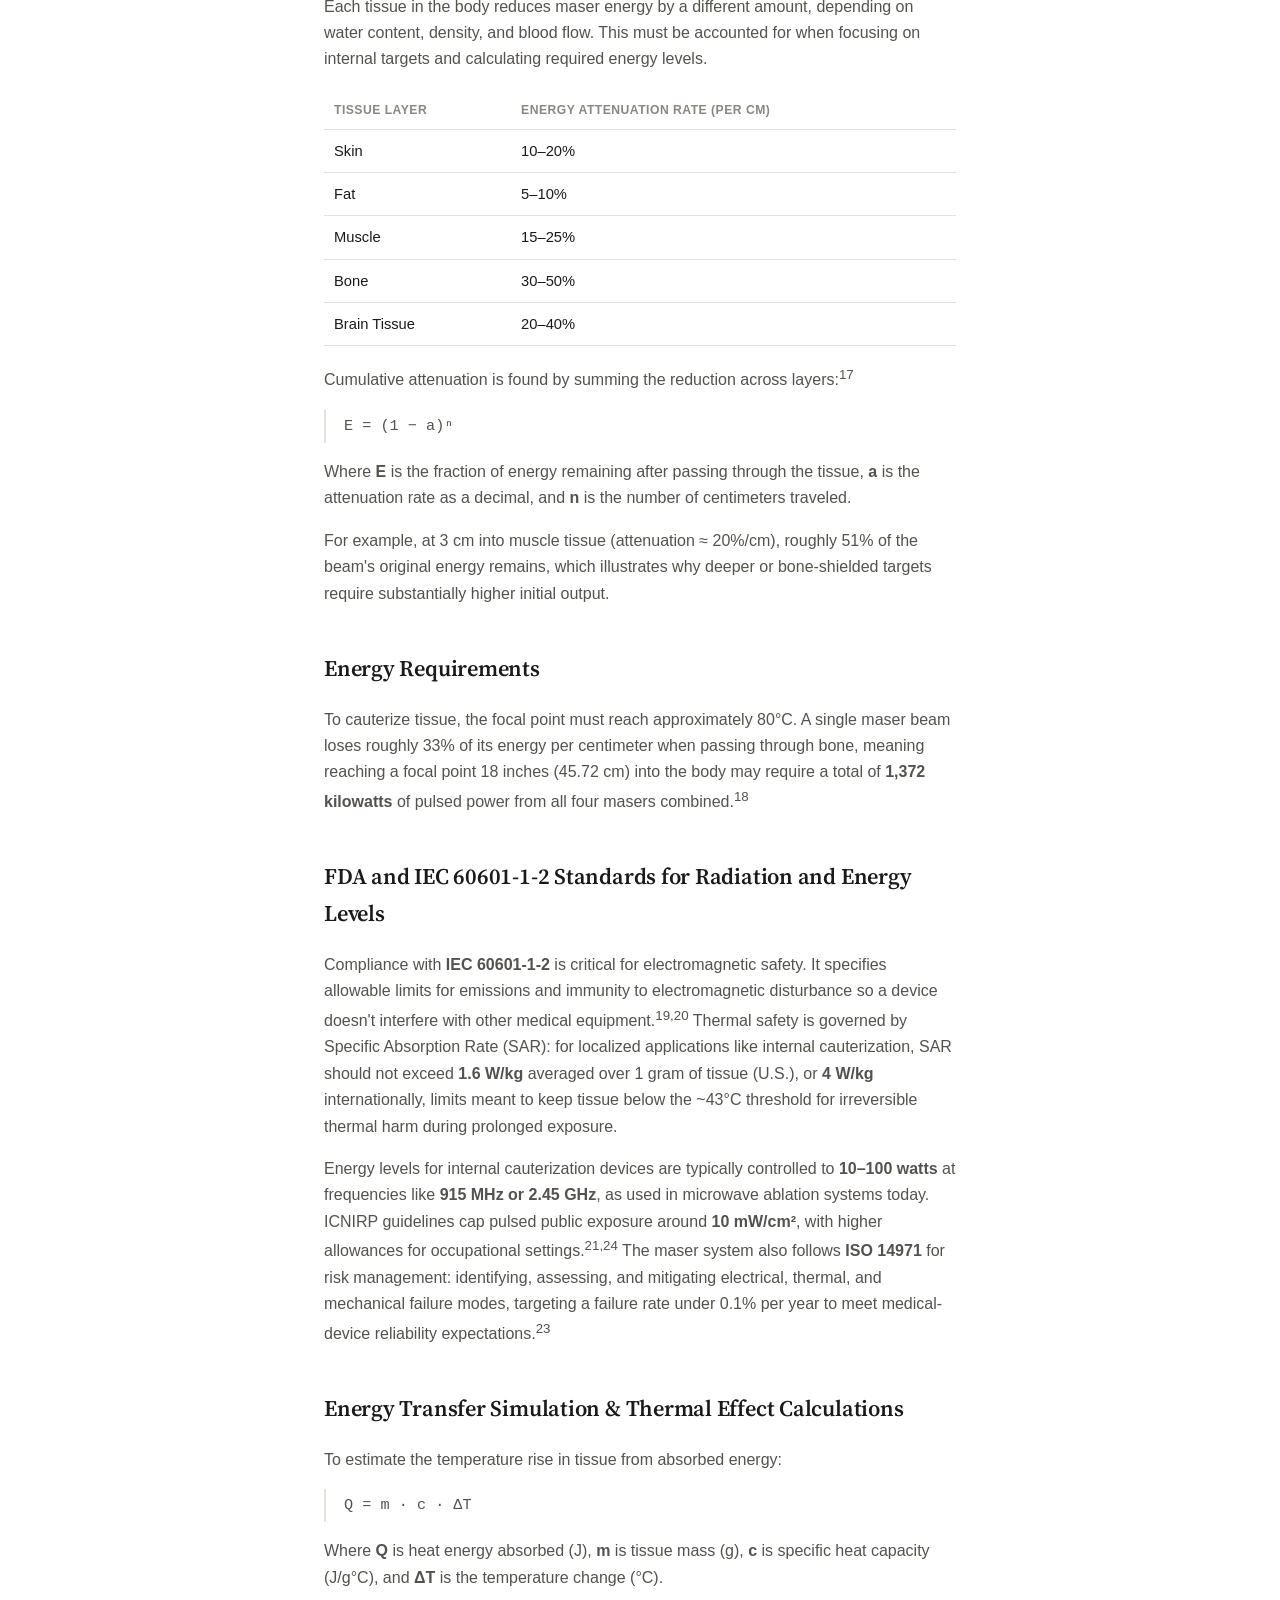
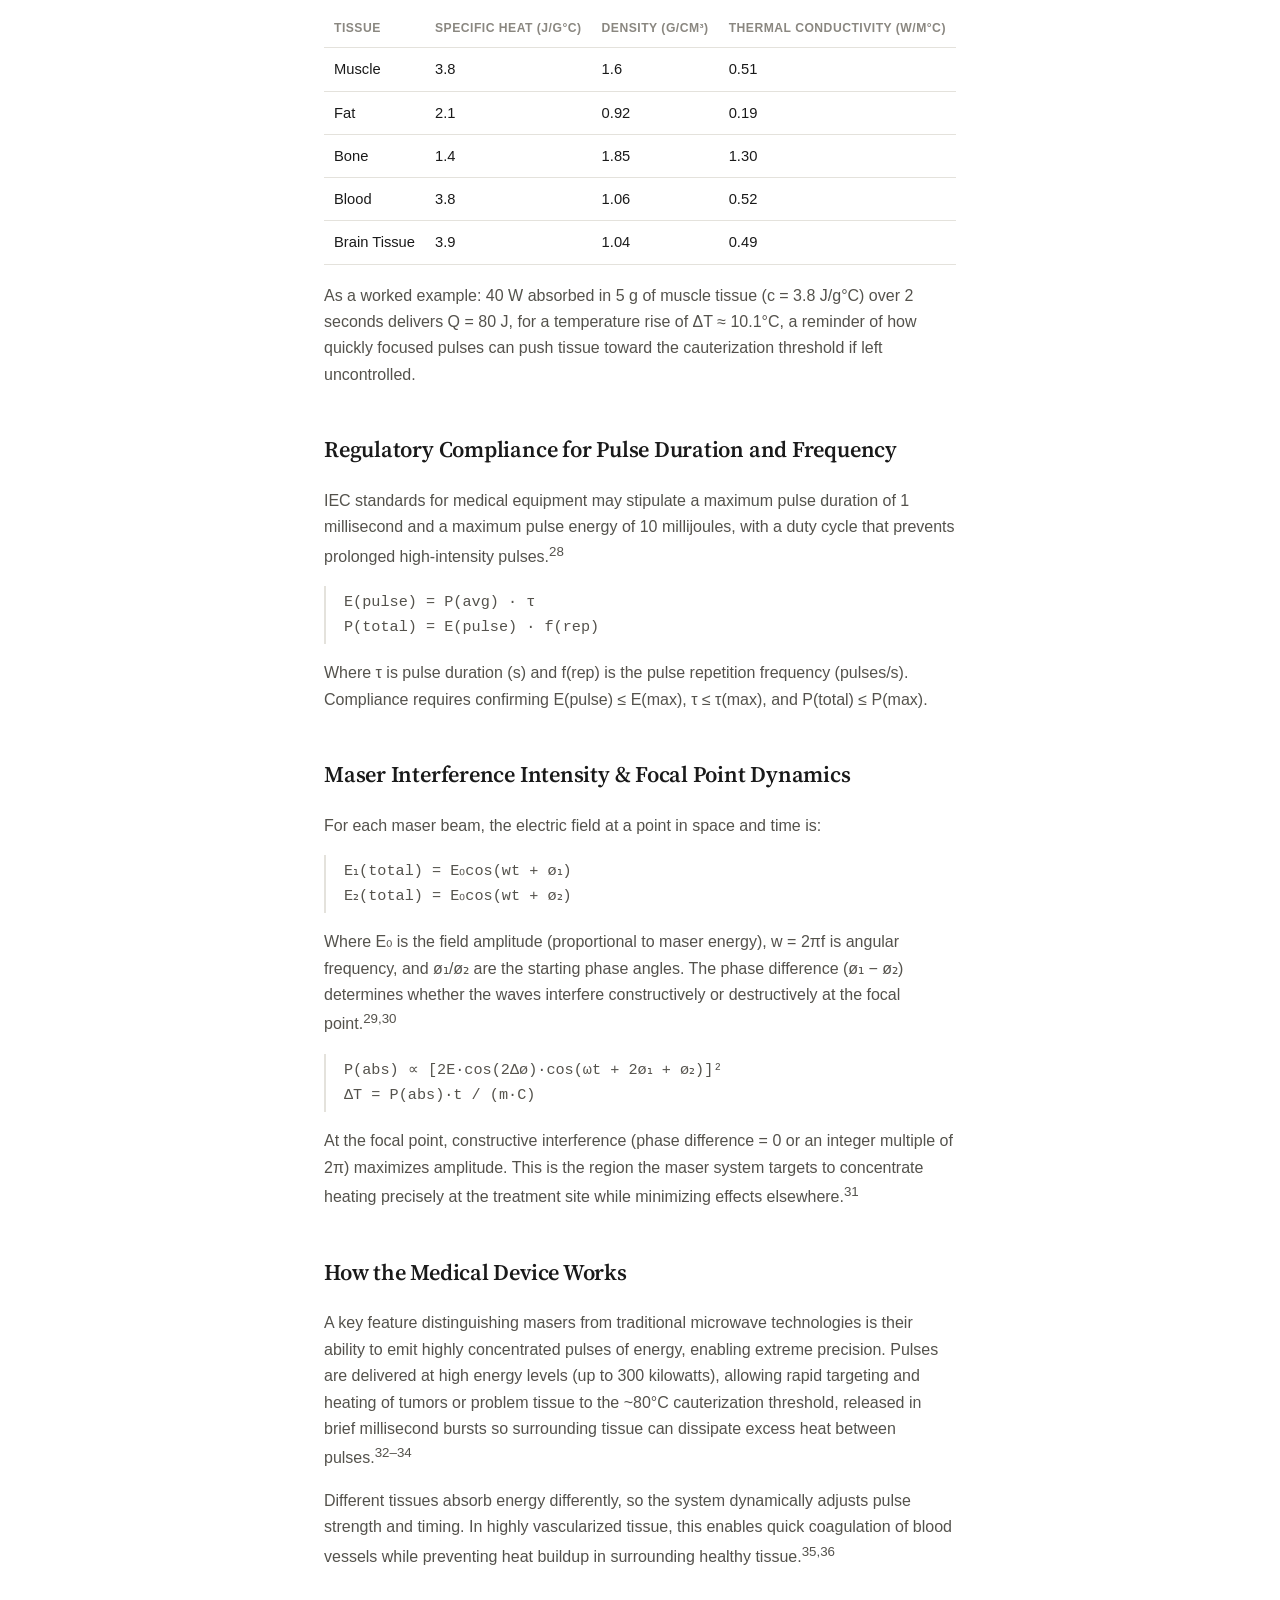
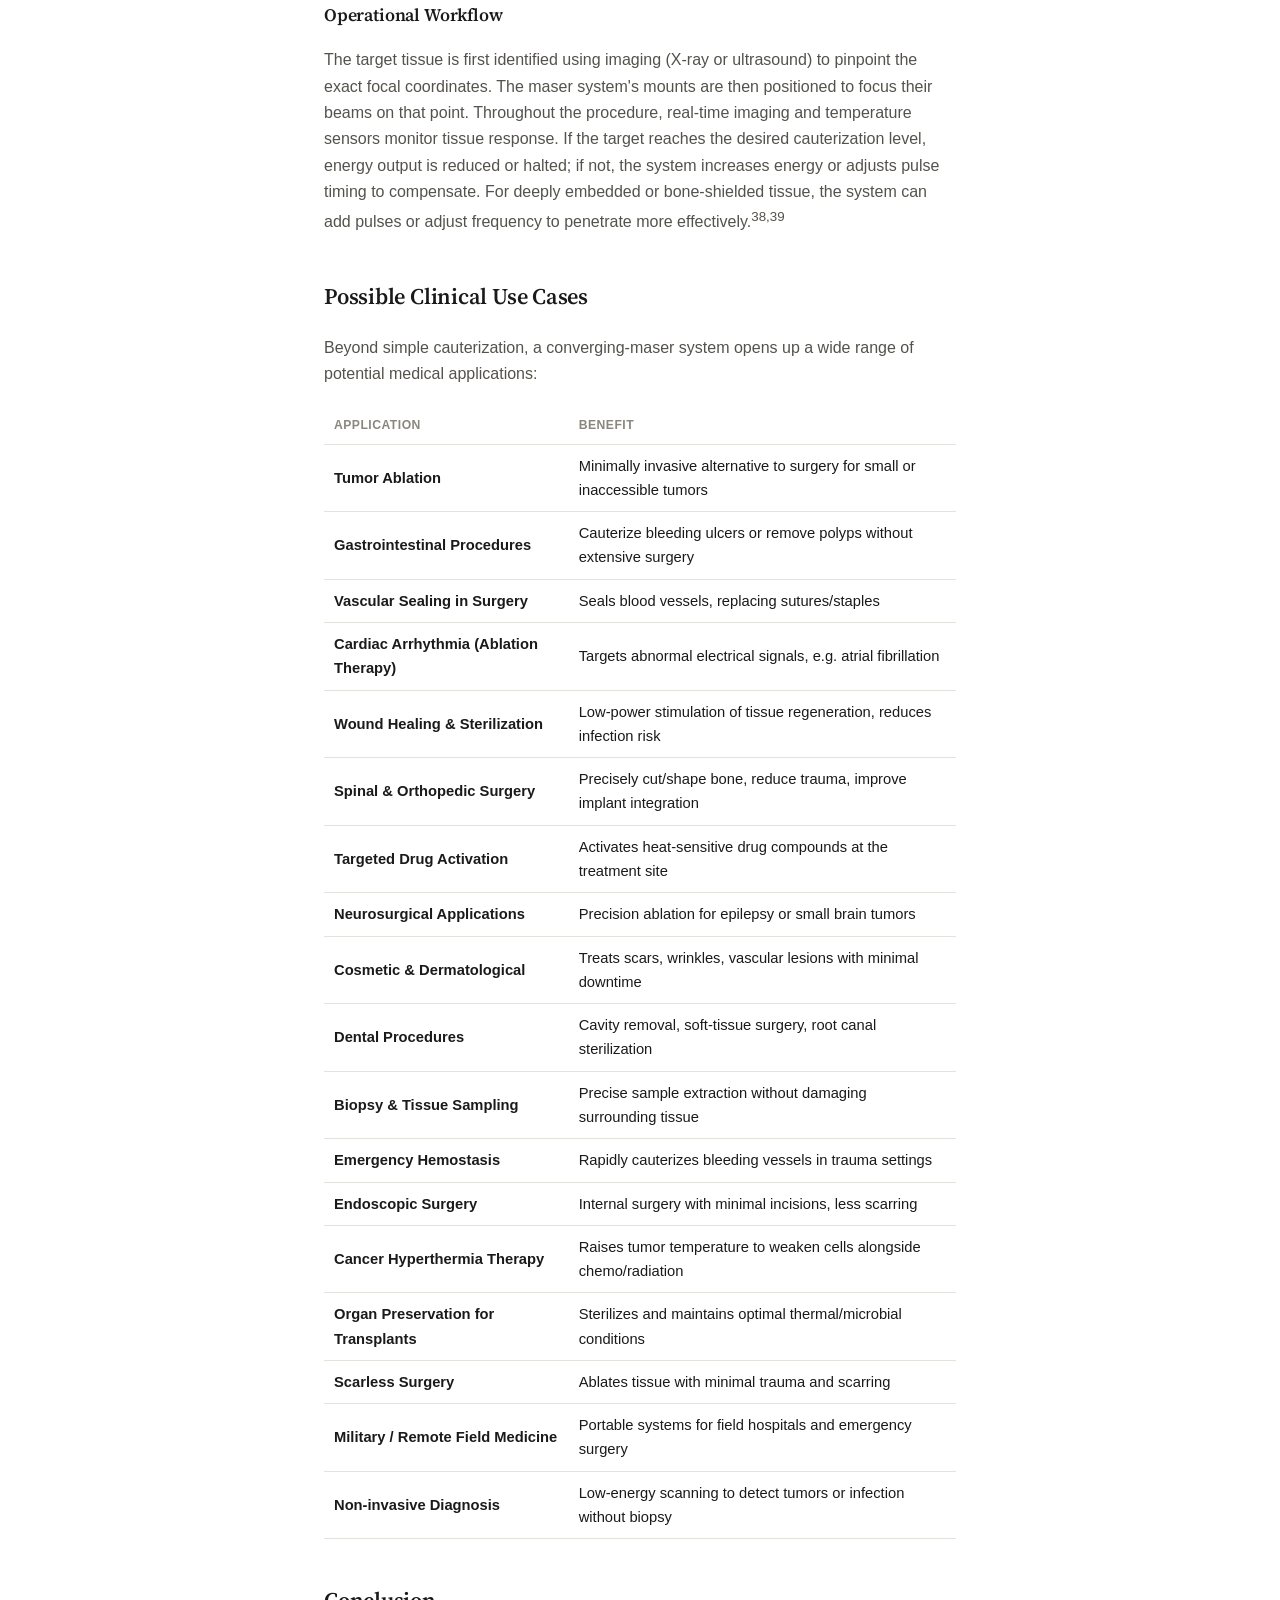
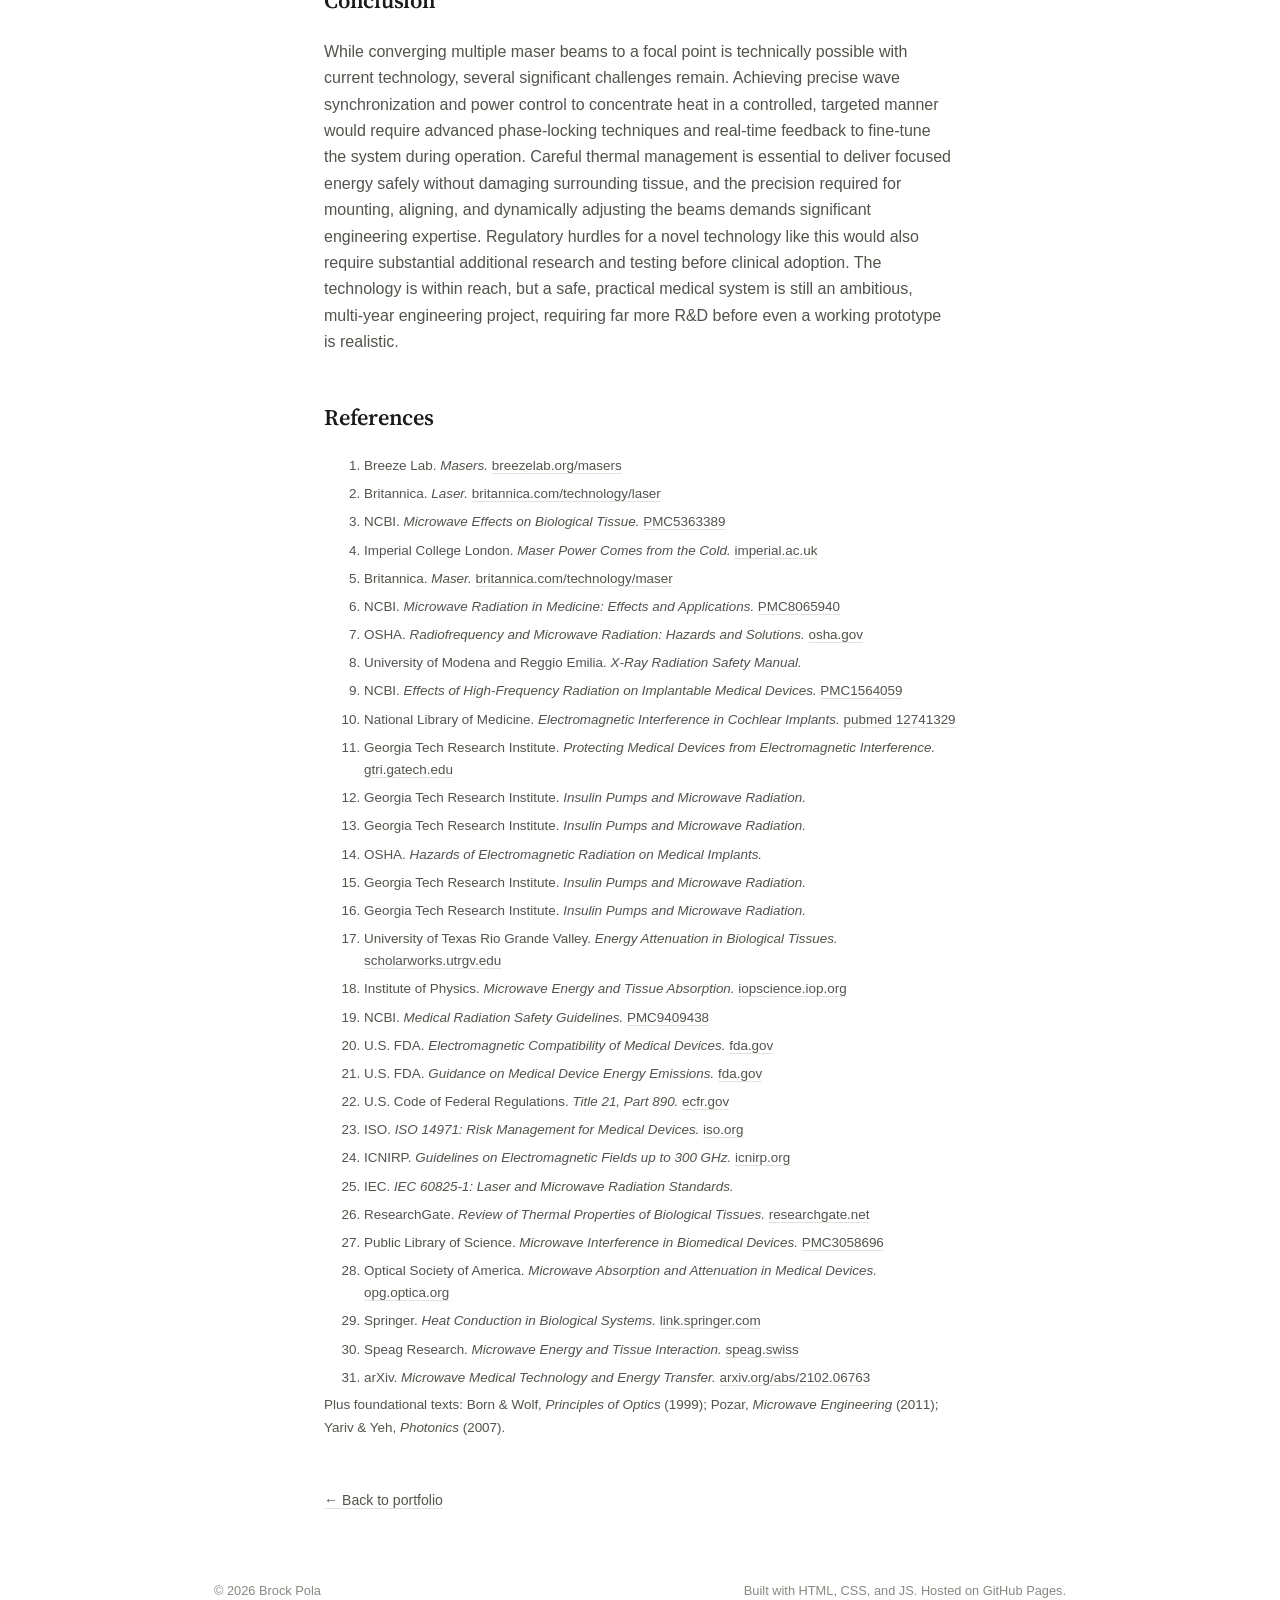
<file: maser.html>
<!doctype html>
<html lang="en">
<head>
<meta charset="utf-8">
<meta name="viewport" content="width=device-width, initial-scale=1">
<title>Masers in Medicine, Research by Brock Pola</title>
<meta name="description" content="Independent research paper on maser (microwave) technology applied to medicine: tissue absorption, thermal modeling, regulatory standards, and clinical use cases.">
<link rel="icon" href="data:image/svg+xml,<svg xmlns=%22http://www.w3.org/2000/svg%22 viewBox=%220 0 100 100%22><circle cx=%2250%22 cy=%2250%22 r=%2240%22 fill=%22%23335c81%22/></svg>">
<link rel="preconnect" href="https://fonts.googleapis.com">
<link rel="preconnect" href="https://fonts.gstatic.com" crossorigin>
<link href="https://fonts.googleapis.com/css2?family=Source+Serif+4:opsz,wght@8..60,400;8..60,600&display=swap" rel="stylesheet">
<link rel="stylesheet" href="css/style.css">
</head>
<body>

<nav class="nav">
  <div class="wrap">
    <a href="index.html" class="brand">Brock Pola</a>
    <ul class="nav-links">
      <li><a href="index.html#about">About</a></li>
      <li><a href="index.html#experience">Experience</a></li>
      <li><a href="index.html#fabrication">Fabrication</a></li>
      <li><a href="index.html#robotics">Robotics</a></li>
      <li><a href="index.html#software">Software</a></li>
      <li><a href="index.html#research">Research</a></li>
      <li><a href="index.html#contact">Contact</a></li>
    </ul>
    <div class="nav-right">
      <button class="icon-btn" id="theme-toggle" aria-label="Toggle theme" title="Toggle theme">
        <svg width="15" height="15" viewBox="0 0 24 24" fill="none" stroke="currentColor" stroke-width="2"><circle cx="12" cy="12" r="4"/><path d="M12 2v2M12 20v2M4.9 4.9l1.4 1.4M17.7 17.7l1.4 1.4M2 12h2M20 12h2M4.9 19.1l1.4-1.4M17.7 6.3l1.4-1.4"/></svg>
      </button>
      <button class="icon-btn nav-toggle" aria-label="Menu" id="menu-toggle" title="Menu">
        <svg width="18" height="18" viewBox="0 0 24 24" fill="none" stroke="currentColor" stroke-width="2"><path d="M3 6h18M3 12h18M3 18h18"/></svg>
      </button>
    </div>
  </div>
</nav>

<header class="hero" style="padding:72px 0 40px;">
  <div class="wrap research-body">
    <a href="index.html#research" class="back-link">← Back to portfolio</a>
    <p class="eyebrow">Independent Research</p>
    <h1 style="font-size:clamp(1.9rem,4.2vw,2.6rem);">Masers in Medicine</h1>
    <p class="lead" style="margin-bottom:8px;">
      How microwave amplification by stimulated emission of radiation (maser) technology could be
      applied to precision thermal medicine: tissue-level physics, regulatory limits, and
      real clinical use cases.
    </p>
    <p style="color:var(--text-faint);font-size:.85rem;">31 sources cited · updated 2026</p>
  </div>
</header>

<div class="wrap research-body">

  <div class="toc">
    <p class="label">Contents</p>
    <ul>
      <li><a href="#what-is">What is a Maser?</a></li>
      <li><a href="#precautions">Device Precautions</a></li>
      <li><a href="#tissue">Tissue Effects</a></li>
      <li><a href="#attenuation">Energy Attenuation</a></li>
      <li><a href="#energy-reqs">Energy Requirements</a></li>
      <li><a href="#standards">FDA / IEC Standards</a></li>
      <li><a href="#thermal">Thermal Effect Calculations</a></li>
      <li><a href="#pulse">Pulse Duration Compliance</a></li>
      <li><a href="#interference">Interference &amp; Focal Point</a></li>
      <li><a href="#how-it-works">How the Device Works</a></li>
      <li><a href="#use-cases">Clinical Use Cases</a></li>
      <li><a href="#conclusion">Conclusion</a></li>
      <li><a href="#references">References</a></li>
    </ul>
  </div>

  <h2 id="what-is">What is a Maser (how does it connect to Microwaves)?</h2>
  <p>
    A maser (short for <em>Microwave Amplification by Stimulated Emission of Radiation</em>) is a
    device that produces and amplifies electromagnetic waves, typically in the microwave or radio
    frequency range, through the process of stimulated emission. It operates on principles similar
    to a laser, but instead of emitting light, it emits coherent microwaves or radio waves. A laser
    is essentially a version of a maser operating at optical frequencies instead of microwave
    frequencies.<sup>1</sup>
  </p>
  <p>
    Microwaves interact with matter through a transfer in energy, often resulting in heat. They are
    especially effective at exciting polar molecules in water, fats, and sugars, which carry
    positive and negative charges.<sup>2</sup> When microwaves pass through polar materials, the
    molecules rapidly rotate and vibrate, creating friction and heat at the molecular level.<sup>3</sup>
    That heat is then naturally distributed throughout the material, which is the same mechanism
    that makes microwaves efficient for heating or cooking food.
  </p>
  <p>
    Masers are a relatively new technology. The first room-temperature maser was only produced in
    2012, which opened up new opportunities for masers in a variety of spaces, including the
    medical field.<sup>4</sup>
  </p>

  <h2 id="precautions">Precautions with Medical Devices Not Compatible with Masers</h2>
  <p>
    Microwave maser technology creates high-intensity microwave radiation that, when precisely
    focused, can create localized heating of target tissue, leading to controlled destruction or
    coagulation of abnormal cells.<sup>5</sup> That precision comes with risk: there is a real
    possibility of collateral damage to surrounding healthy tissue,<sup>6</sup> and the intense
    electromagnetic fields a maser produces can interfere with the operation of various sensitive
    medical technologies. High-frequency radiation can interfere with imaging systems like MRIs and
    CT scanners, potentially distorting images or producing inaccurate results.<sup>7</sup>
    Masers fortunately do not affect X-rays, which allows a system to use X-ray imaging to locate
    the coordinates of the area that needs to be cauterized or operated on.<sup>8</sup>
  </p>
  <p>
    Masers can also pose a significant risk to implanted medical devices such as pacemakers,
    defibrillators, and neurostimulators, which rely on precise electrical signals. Exposure to
    microwave radiation can cause malfunctions, alter device programming, or induce erratic
    behavior.<sup>9</sup> Devices that use RF communication may also experience signal interference
    or loss of communication. Because of these risks, strict precautions (shielding, calibration,
    and keeping adequate distance from critical devices) are required in any clinical setting using
    maser technology.
  </p>

  <h3>Implanted Medical Devices</h3>
  <ul>
    <li><strong>Pacemakers &amp; Defibrillators:</strong> microwaves can break electrical circuitry, potentially causing dangerous misfiring.</li>
    <li><strong>Cochlear Implants:</strong> microwaves can create signal disruption or damage.<sup>10</sup></li>
    <li><strong>Neurostimulators:</strong> high-energy radiation could interfere with the device's electrical output or programming.<sup>11</sup></li>
  </ul>
  <h3>Wearable or Monitoring Devices</h3>
  <ul>
    <li><strong>Heart Rate / Glucose Monitors:</strong> microwaves could disrupt wireless communication or internal electronics.</li>
    <li><strong>Insulin Pumps:</strong> exposure could lead to malfunctions in delivery mechanisms or electronics.<sup>12</sup></li>
  </ul>
  <h3>Metallic / Electronic Prosthetics</h3>
  <ul>
    <li><strong>Myoelectric Prosthetics:</strong> sensitive electronic components could overheat or short-circuit.<sup>13</sup></li>
    <li><strong>Metal Implants</strong> (rods, screws, braces): metal reflects or absorbs microwaves, causing localized heating or potential burns.<sup>14</sup></li>
  </ul>
  <h3>Life Support &amp; Diagnostic Devices</h3>
  <ul>
    <li><strong>Ventilators / ECMO:</strong> disrupted electronic controls could lead to failure.</li>
    <li><strong>Dialysis Machines:</strong> potential overheating or electronic damage.<sup>15</sup></li>
    <li><strong>Portable Ultrasound:</strong> interference with signal processing or probe damage.</li>
    <li><strong>EKG Machines:</strong> disruption of electrical signals may lead to inaccurate readings or device failure.<sup>16</sup></li>
  </ul>

  <h2 id="tissue">Microwave Effects on Different Internal Tissues</h2>
  <table>
    <thead><tr><th>Tissue Type</th><th>Key Properties &amp; Reaction to Masers</th></tr></thead>
    <tbody>
      <tr><td>Muscle</td><td>High water content, so it absorbs energy efficiently.</td></tr>
      <tr><td>Fat</td><td>Lower water content, so less absorption and better transparency.</td></tr>
      <tr><td>Bone</td><td>Dense and reflective, so it blocks microwaves significantly.</td></tr>
      <tr><td>Blood</td><td>Absorbs energy well due to high water content.</td></tr>
      <tr><td>Brain Tissue</td><td>High water content and protected by the skull, so it's highly absorbent, but bone increases attenuation. Excessive heating risks neurological disruption or localized cell death.</td></tr>
    </tbody>
  </table>

  <h2 id="attenuation">Energy Attenuation by Tissue Type</h2>
  <p>
    Each tissue in the body reduces maser energy by a different amount, depending on water content,
    density, and blood flow. This must be accounted for when focusing on internal targets and
    calculating required energy levels.
  </p>
  <table>
    <thead><tr><th>Tissue Layer</th><th>Energy Attenuation Rate (per cm)</th></tr></thead>
    <tbody>
      <tr><td>Skin</td><td>10–20%</td></tr>
      <tr><td>Fat</td><td>5–10%</td></tr>
      <tr><td>Muscle</td><td>15–25%</td></tr>
      <tr><td>Bone</td><td>30–50%</td></tr>
      <tr><td>Brain Tissue</td><td>20–40%</td></tr>
    </tbody>
  </table>
  <p>Cumulative attenuation is found by summing the reduction across layers:<sup>17</sup></p>
  <div class="eq">E = (1 − a)ⁿ</div>
  <p>Where <strong>E</strong> is the fraction of energy remaining after passing through the tissue, <strong>a</strong> is the attenuation rate as a decimal, and <strong>n</strong> is the number of centimeters traveled.</p>

  <p>
    For example, at 3 cm into muscle tissue (attenuation ≈ 20%/cm), roughly 51% of the beam's
    original energy remains, which illustrates why deeper or bone-shielded targets require
    substantially higher initial output.
  </p>

  <h2 id="energy-reqs">Energy Requirements</h2>
  <p>
    To cauterize tissue, the focal point must reach approximately 80°C. A single maser beam loses
    roughly 33% of its energy per centimeter when passing through bone, meaning reaching a focal
    point 18 inches (45.72 cm) into the body may require a total of <strong>1,372 kilowatts</strong>
    of pulsed power from all four masers combined.<sup>18</sup>
  </p>

  <h2 id="standards">FDA and IEC 60601-1-2 Standards for Radiation and Energy Levels</h2>
  <p>
    Compliance with <strong>IEC 60601-1-2</strong> is critical for electromagnetic safety. It
    specifies allowable limits for emissions and immunity to electromagnetic disturbance so a
    device doesn't interfere with other medical equipment.<sup>19,20</sup> Thermal safety is governed
    by Specific Absorption Rate (SAR): for localized applications like internal cauterization, SAR
    should not exceed <strong>1.6 W/kg</strong> averaged over 1 gram of tissue (U.S.), or
    <strong>4 W/kg</strong> internationally, limits meant to keep tissue below the ~43°C threshold
    for irreversible thermal harm during prolonged exposure.
  </p>
  <p>
    Energy levels for internal cauterization devices are typically controlled to
    <strong>10–100 watts</strong> at frequencies like <strong>915 MHz or 2.45 GHz</strong>, as used
    in microwave ablation systems today. ICNIRP guidelines cap pulsed public exposure around
    <strong>10 mW/cm²</strong>, with higher allowances for occupational settings.<sup>21,24</sup>
    The maser system also follows <strong>ISO 14971</strong> for risk management: identifying,
    assessing, and mitigating electrical, thermal, and mechanical failure modes, targeting a
    failure rate under 0.1% per year to meet medical-device reliability expectations.<sup>23</sup>
  </p>

  <h2 id="thermal">Energy Transfer Simulation &amp; Thermal Effect Calculations</h2>
  <p>To estimate the temperature rise in tissue from absorbed energy:</p>
  <div class="eq">Q = m · c · ΔT</div>
  <p>Where <strong>Q</strong> is heat energy absorbed (J), <strong>m</strong> is tissue mass (g), <strong>c</strong> is specific heat capacity (J/g°C), and <strong>ΔT</strong> is the temperature change (°C).</p>
  <table>
    <thead><tr><th>Tissue</th><th>Specific Heat (J/g°C)</th><th>Density (g/cm³)</th><th>Thermal Conductivity (W/m°C)</th></tr></thead>
    <tbody>
      <tr><td>Muscle</td><td>3.8</td><td>1.6</td><td>0.51</td></tr>
      <tr><td>Fat</td><td>2.1</td><td>0.92</td><td>0.19</td></tr>
      <tr><td>Bone</td><td>1.4</td><td>1.85</td><td>1.30</td></tr>
      <tr><td>Blood</td><td>3.8</td><td>1.06</td><td>0.52</td></tr>
      <tr><td>Brain Tissue</td><td>3.9</td><td>1.04</td><td>0.49</td></tr>
    </tbody>
  </table>

  <p>
    As a worked example: 40 W absorbed in 5 g of muscle tissue (c = 3.8 J/g°C) over 2 seconds
    delivers Q = 80 J, for a temperature rise of ΔT ≈ 10.1°C, a reminder of how quickly focused
    pulses can push tissue toward the cauterization threshold if left uncontrolled.
  </p>

  <h2 id="pulse">Regulatory Compliance for Pulse Duration and Frequency</h2>
  <p>
    IEC standards for medical equipment may stipulate a maximum pulse duration of 1 millisecond and
    a maximum pulse energy of 10 millijoules, with a duty cycle that prevents prolonged
    high-intensity pulses.<sup>28</sup>
  </p>
  <div class="eq">E(pulse) = P(avg) · τ<br>P(total) = E(pulse) · f(rep)</div>
  <p>Where τ is pulse duration (s) and f(rep) is the pulse repetition frequency (pulses/s). Compliance requires confirming E(pulse) ≤ E(max), τ ≤ τ(max), and P(total) ≤ P(max).</p>

  <h2 id="interference">Maser Interference Intensity &amp; Focal Point Dynamics</h2>
  <p>For each maser beam, the electric field at a point in space and time is:</p>
  <div class="eq">E₁(total) = E₀cos(wt + ø₁)<br>E₂(total) = E₀cos(wt + ø₂)</div>
  <p>
    Where E₀ is the field amplitude (proportional to maser energy), w = 2πf is angular frequency,
    and ø₁/ø₂ are the starting phase angles. The phase difference (ø₁ − ø₂) determines whether the
    waves interfere constructively or destructively at the focal point.<sup>29,30</sup>
  </p>
  <div class="eq">P(abs) ∝ [2E·cos(2Δø)·cos(ωt + 2ø₁ + ø₂)]²<br>ΔT = P(abs)·t / (m·C)</div>
  <p>
    At the focal point, constructive interference (phase difference = 0 or an integer multiple of
    2π) maximizes amplitude. This is the region the maser system targets to concentrate heating
    precisely at the treatment site while minimizing effects elsewhere.<sup>31</sup>
  </p>

  <h2 id="how-it-works">How the Medical Device Works</h2>
  <p>
    A key feature distinguishing masers from traditional microwave technologies is their ability to
    emit highly concentrated pulses of energy, enabling extreme precision. Pulses are delivered at
    high energy levels (up to 300 kilowatts), allowing rapid targeting and heating of tumors or
    problem tissue to the ~80°C cauterization threshold, released in brief millisecond bursts so
    surrounding tissue can dissipate excess heat between pulses.<sup>32–34</sup>
  </p>
  <p>
    Different tissues absorb energy differently, so the system dynamically adjusts pulse strength
    and timing. In highly vascularized tissue, this enables quick coagulation of blood vessels
    while preventing heat buildup in surrounding healthy tissue.<sup>35,36</sup>
  </p>
  <h3>Operational Workflow</h3>
  <p>
    The target tissue is first identified using imaging (X-ray or ultrasound) to pinpoint the exact
    focal coordinates. The maser system's mounts are then positioned to focus their beams on that
    point. Throughout the procedure, real-time imaging and temperature sensors monitor tissue
    response. If the target reaches the desired cauterization level, energy output is reduced or
    halted; if not, the system increases energy or adjusts pulse timing to compensate. For deeply
    embedded or bone-shielded tissue, the system can add pulses or adjust frequency to penetrate
    more effectively.<sup>38,39</sup>
  </p>

  <h2 id="use-cases">Possible Clinical Use Cases</h2>
  <p>Beyond simple cauterization, a converging-maser system opens up a wide range of potential medical applications:</p>
  <table>
    <thead><tr><th>Application</th><th>Benefit</th></tr></thead>
    <tbody>
      <tr><td><strong>Tumor Ablation</strong></td><td>Minimally invasive alternative to surgery for small or inaccessible tumors</td></tr>
      <tr><td><strong>Gastrointestinal Procedures</strong></td><td>Cauterize bleeding ulcers or remove polyps without extensive surgery</td></tr>
      <tr><td><strong>Vascular Sealing in Surgery</strong></td><td>Seals blood vessels, replacing sutures/staples</td></tr>
      <tr><td><strong>Cardiac Arrhythmia (Ablation Therapy)</strong></td><td>Targets abnormal electrical signals, e.g. atrial fibrillation</td></tr>
      <tr><td><strong>Wound Healing &amp; Sterilization</strong></td><td>Low-power stimulation of tissue regeneration, reduces infection risk</td></tr>
      <tr><td><strong>Spinal &amp; Orthopedic Surgery</strong></td><td>Precisely cut/shape bone, reduce trauma, improve implant integration</td></tr>
      <tr><td><strong>Targeted Drug Activation</strong></td><td>Activates heat-sensitive drug compounds at the treatment site</td></tr>
      <tr><td><strong>Neurosurgical Applications</strong></td><td>Precision ablation for epilepsy or small brain tumors</td></tr>
      <tr><td><strong>Cosmetic &amp; Dermatological</strong></td><td>Treats scars, wrinkles, vascular lesions with minimal downtime</td></tr>
      <tr><td><strong>Dental Procedures</strong></td><td>Cavity removal, soft-tissue surgery, root canal sterilization</td></tr>
      <tr><td><strong>Biopsy &amp; Tissue Sampling</strong></td><td>Precise sample extraction without damaging surrounding tissue</td></tr>
      <tr><td><strong>Emergency Hemostasis</strong></td><td>Rapidly cauterizes bleeding vessels in trauma settings</td></tr>
      <tr><td><strong>Endoscopic Surgery</strong></td><td>Internal surgery with minimal incisions, less scarring</td></tr>
      <tr><td><strong>Cancer Hyperthermia Therapy</strong></td><td>Raises tumor temperature to weaken cells alongside chemo/radiation</td></tr>
      <tr><td><strong>Organ Preservation for Transplants</strong></td><td>Sterilizes and maintains optimal thermal/microbial conditions</td></tr>
      <tr><td><strong>Scarless Surgery</strong></td><td>Ablates tissue with minimal trauma and scarring</td></tr>
      <tr><td><strong>Military / Remote Field Medicine</strong></td><td>Portable systems for field hospitals and emergency surgery</td></tr>
      <tr><td><strong>Non-invasive Diagnosis</strong></td><td>Low-energy scanning to detect tumors or infection without biopsy</td></tr>
    </tbody>
  </table>

  <h2 id="conclusion">Conclusion</h2>
  <p>
    While converging multiple maser beams to a focal point is technically possible with current
    technology, several significant challenges remain. Achieving precise wave synchronization and
    power control to concentrate heat in a controlled, targeted manner would require advanced
    phase-locking techniques and real-time feedback to fine-tune the system during operation.
    Careful thermal management is essential to deliver focused energy safely without damaging
    surrounding tissue, and the precision required for mounting, aligning, and dynamically
    adjusting the beams demands significant engineering expertise. Regulatory hurdles for a novel
    technology like this would also require substantial additional research and testing before
    clinical adoption. The technology is within reach, but a safe, practical medical system is
    still an ambitious, multi-year engineering project, requiring far more R&amp;D before even a
    working prototype is realistic.
  </p>

  <h2 id="references">References</h2>
  <ol class="refs">
    <li>Breeze Lab. <em>Masers.</em> <a href="https://breezelab.org/masers/" target="_blank" rel="noopener">breezelab.org/masers</a></li>
    <li>Britannica. <em>Laser.</em> <a href="https://www.britannica.com/technology/laser" target="_blank" rel="noopener">britannica.com/technology/laser</a></li>
    <li>NCBI. <em>Microwave Effects on Biological Tissue.</em> <a href="https://pmc.ncbi.nlm.nih.gov/articles/PMC5363389/" target="_blank" rel="noopener">PMC5363389</a></li>
    <li>Imperial College London. <em>Maser Power Comes from the Cold.</em> <a href="https://www.imperial.ac.uk/news/112969/maser-power-comes-cold/" target="_blank" rel="noopener">imperial.ac.uk</a></li>
    <li>Britannica. <em>Maser.</em> <a href="https://www.britannica.com/technology/maser" target="_blank" rel="noopener">britannica.com/technology/maser</a></li>
    <li>NCBI. <em>Microwave Radiation in Medicine: Effects and Applications.</em> <a href="https://pmc.ncbi.nlm.nih.gov/articles/PMC8065940/" target="_blank" rel="noopener">PMC8065940</a></li>
    <li>OSHA. <em>Radiofrequency and Microwave Radiation: Hazards and Solutions.</em> <a href="https://www.osha.gov/radiofrequency-and-microwave-radiation/hazards-solutions" target="_blank" rel="noopener">osha.gov</a></li>
    <li>University of Modena and Reggio Emilia. <em>X-Ray Radiation Safety Manual.</em></li>
    <li>NCBI. <em>Effects of High-Frequency Radiation on Implantable Medical Devices.</em> <a href="https://pmc.ncbi.nlm.nih.gov/articles/PMC1564059/" target="_blank" rel="noopener">PMC1564059</a></li>
    <li>National Library of Medicine. <em>Electromagnetic Interference in Cochlear Implants.</em> <a href="https://pubmed.ncbi.nlm.nih.gov/12741329/" target="_blank" rel="noopener">pubmed 12741329</a></li>
    <li>Georgia Tech Research Institute. <em>Protecting Medical Devices from Electromagnetic Interference.</em> <a href="https://www.gtri.gatech.edu/newsroom/center-helps-protect-medical-devices-electromagnetic-interference" target="_blank" rel="noopener">gtri.gatech.edu</a></li>
    <li>Georgia Tech Research Institute. <em>Insulin Pumps and Microwave Radiation.</em></li>
    <li>Georgia Tech Research Institute. <em>Insulin Pumps and Microwave Radiation.</em></li>
    <li>OSHA. <em>Hazards of Electromagnetic Radiation on Medical Implants.</em></li>
    <li>Georgia Tech Research Institute. <em>Insulin Pumps and Microwave Radiation.</em></li>
    <li>Georgia Tech Research Institute. <em>Insulin Pumps and Microwave Radiation.</em></li>
    <li>University of Texas Rio Grande Valley. <em>Energy Attenuation in Biological Tissues.</em> <a href="https://scholarworks.utrgv.edu/cgi/viewcontent.cgi?article=1017&context=ece_fac" target="_blank" rel="noopener">scholarworks.utrgv.edu</a></li>
    <li>Institute of Physics. <em>Microwave Energy and Tissue Absorption.</em> <a href="https://iopscience.iop.org/article/10.1088/0031-9155/58/11/R37" target="_blank" rel="noopener">iopscience.iop.org</a></li>
    <li>NCBI. <em>Medical Radiation Safety Guidelines.</em> <a href="https://pmc.ncbi.nlm.nih.gov/articles/PMC9409438/" target="_blank" rel="noopener">PMC9409438</a></li>
    <li>U.S. FDA. <em>Electromagnetic Compatibility of Medical Devices.</em> <a href="https://www.fda.gov/media/94758/download" target="_blank" rel="noopener">fda.gov</a></li>
    <li>U.S. FDA. <em>Guidance on Medical Device Energy Emissions.</em> <a href="https://www.fda.gov/media/142385/download" target="_blank" rel="noopener">fda.gov</a></li>
    <li>U.S. Code of Federal Regulations. <em>Title 21, Part 890.</em> <a href="https://www.ecfr.gov/current/title-21/chapter-I/subchapter-H/part-890" target="_blank" rel="noopener">ecfr.gov</a></li>
    <li>ISO. <em>ISO 14971: Risk Management for Medical Devices.</em> <a href="https://www.iso.org/standard/72704.html" target="_blank" rel="noopener">iso.org</a></li>
    <li>ICNIRP. <em>Guidelines on Electromagnetic Fields up to 300 GHz.</em> <a href="https://www.icnirp.org/cms/upload/publications/ICNIRPemfgdl.pdf" target="_blank" rel="noopener">icnirp.org</a></li>
    <li>IEC. <em>IEC 60825-1: Laser and Microwave Radiation Standards.</em></li>
    <li>ResearchGate. <em>Review of Thermal Properties of Biological Tissues.</em> <a href="https://www.researchgate.net/publication/294698829_Review_of_Thermal_Properties_of_Biological_Tissues" target="_blank" rel="noopener">researchgate.net</a></li>
    <li>Public Library of Science. <em>Microwave Interference in Biomedical Devices.</em> <a href="https://pmc.ncbi.nlm.nih.gov/articles/PMC3058696/" target="_blank" rel="noopener">PMC3058696</a></li>
    <li>Optical Society of America. <em>Microwave Absorption and Attenuation in Medical Devices.</em> <a href="https://opg.optica.org/ao/abstract.cfm?uri=ao-12-1-133" target="_blank" rel="noopener">opg.optica.org</a></li>
    <li>Springer. <em>Heat Conduction in Biological Systems.</em> <a href="https://link.springer.com/book/10.1007/978-94-015-8725-9" target="_blank" rel="noopener">link.springer.com</a></li>
    <li>Speag Research. <em>Microwave Energy and Tissue Interaction.</em> <a href="https://speag.swiss/assets/downloads/publications/Kivekaes2004.pdf" target="_blank" rel="noopener">speag.swiss</a></li>
    <li>arXiv. <em>Microwave Medical Technology and Energy Transfer.</em> <a href="https://arxiv.org/abs/2102.06763" target="_blank" rel="noopener">arxiv.org/abs/2102.06763</a></li>
  </ol>
  <p class="refs" style="margin-top:-8px;">Plus foundational texts: Born &amp; Wolf, <em>Principles of Optics</em> (1999); Pozar, <em>Microwave Engineering</em> (2011); Yariv &amp; Yeh, <em>Photonics</em> (2007).</p>

  <div style="margin:48px 0 20px;">
    <a href="index.html#research" class="back-link">← Back to portfolio</a>
  </div>
</div>

<footer>
  <div class="wrap" style="display:flex;justify-content:space-between;width:100%;flex-wrap:wrap;gap:10px;">
    <span>© <span id="year"></span> Brock Pola</span>
    <span>Built with HTML, CSS, and JS. Hosted on GitHub Pages.</span>
  </div>
</footer>

<script src="js/main.js"></script>
</body>
</html>
</file>
<file: css/style.css>
/* ===== Design tokens ===== */
:root {
  --bg: #ffffff;
  --bg-elev: #f7f6f3;
  --border: #e4e2dc;
  --text: #1a1a1a;
  --text-dim: #54524c;
  --text-faint: #8a8780;
  --accent: #335c81;
  --max-w: 680px;
  --max-w-wide: 900px;
  --font-serif: "Source Serif 4", Georgia, "Times New Roman", serif;
  --font-sans: -apple-system, BlinkMacSystemFont, "Segoe UI", Helvetica, Arial, sans-serif;
  --font-mono: "SF Mono", ui-monospace, Menlo, Consolas, "Roboto Mono", monospace;
}

:root[data-theme="dark"] {
  --bg: #111113;
  --bg-elev: #17171a;
  --border: #2a2a2e;
  --text: #e6e4e0;
  --text-dim: #a3a09b;
  --text-faint: #6e6c68;
  --accent: #8fb4dd;
}

* { box-sizing: border-box; }
html { scroll-behavior: smooth; }
body {
  margin: 0;
  background: var(--bg);
  color: var(--text);
  font-family: var(--font-sans);
  line-height: 1.65;
  -webkit-font-smoothing: antialiased;
}
img { max-width: 100%; display: block; }
a { color: var(--text); text-decoration-color: var(--border); text-underline-offset: 3px; }
a:hover { color: var(--accent); }

.wrap { max-width: var(--max-w-wide); margin: 0 auto; padding: 0 24px; }
.measure { max-width: var(--max-w); }

h1, h2, h3, h4 { font-family: var(--font-serif); font-weight: 600; letter-spacing: -0.01em; }

/* ===== Nav ===== */
.nav {
  position: sticky; top: 0; z-index: 50;
  background: color-mix(in srgb, var(--bg) 92%, transparent);
  border-bottom: 1px solid var(--border);
}
.nav .wrap { display: flex; align-items: center; justify-content: space-between; height: 60px; }
.brand { font-family: var(--font-serif); font-weight: 600; font-size: 1.05rem; text-decoration: none; color: var(--text); }
.brand:hover { color: var(--text); }
.nav-links { display: flex; gap: 26px; list-style: none; margin: 0; padding: 0; }
.nav-links a { text-decoration: none; color: var(--text-dim); font-size: .9rem; }
.nav-links a:hover { color: var(--accent); }
.nav-right { display: flex; align-items: center; gap: 10px; }
.icon-btn {
  width: 32px; height: 32px; border-radius: 6px; border: 1px solid transparent;
  background: transparent; color: var(--text-dim); display: flex; align-items: center; justify-content: center;
  cursor: pointer;
}
.icon-btn:hover { color: var(--accent); }
.nav-toggle { display: none; }

/* ===== Hero ===== */
.hero { padding: 96px 0 72px; }
.hero .eyebrow {
  font-size: .85rem; color: var(--text-faint); margin: 0 0 18px; font-family: var(--font-sans);
}
.hero h1 {
  font-size: clamp(2rem, 4.4vw, 3rem); line-height: 1.18; margin: 0 0 20px; max-width: 18ch; font-weight: 600;
}
.hero h1 span { color: var(--text-faint); font-style: italic; }
.hero p.lead { color: var(--text-dim); font-size: 1.08rem; max-width: 60ch; margin: 0 0 18px; }
.hero p.more { color: var(--text-dim); font-size: 1.02rem; max-width: 62ch; margin: 0 0 18px; }
.hero .hero-cta { margin-top: 14px; }
.hero-cta { display: flex; gap: 24px; flex-wrap: wrap; align-items: center; }
.btn {
  display: inline-block; padding: 0; font-size: .95rem; text-decoration: underline;
  text-decoration-color: var(--border); text-underline-offset: 4px; color: var(--text); cursor: pointer; border: none; background: none;
}
.btn:hover { color: var(--accent); text-decoration-color: var(--accent); }
.btn-primary { font-weight: 600; }

/* ===== Section scaffolding ===== */
section { padding: 64px 0; border-top: 1px solid var(--border); }
.section-head { margin-bottom: 36px; max-width: 60ch; }
.kicker { font-size: .95rem; color: var(--text-dim); font-weight: 600; text-transform: uppercase; letter-spacing: .07em; margin: 0 0 10px; font-family: var(--font-sans); }
.section-head h2 { font-size: clamp(1.4rem, 2.6vw, 1.8rem); margin: 0 0 10px; }
.section-head p { color: var(--text-dim); margin: 0; }

/* ===== About ===== */
.about-grid { max-width: var(--max-w); }
.about-grid p { color: var(--text-dim); }
.skills-line { color: var(--text-dim); font-size: .95rem; margin-top: 16px; }
.skills-line b { color: var(--text); font-weight: 600; }

/* ===== Entry list (experience + projects share this) ===== */
.entry-list { display: flex; flex-direction: column; }
.entry {
  padding: 32px 0; border-top: 1px solid var(--border);
}
.entry:first-child { border-top: none; padding-top: 0; }
.entry-top { display: flex; align-items: baseline; justify-content: space-between; gap: 16px; flex-wrap: wrap; margin-bottom: 4px; }
.entry-top h3 { margin: 0; font-size: 1.2rem; }
.entry-date { font-family: var(--font-sans); font-size: .82rem; color: var(--text-faint); white-space: nowrap; }
.entry-meta { color: var(--text-faint); font-size: .88rem; margin-bottom: 14px; }
.entry p { color: var(--text-dim); max-width: 66ch; }
.entry h4 { font-size: .85rem; text-transform: uppercase; letter-spacing: .05em; color: var(--text-faint); margin: 18px 0 8px; font-family: var(--font-sans); font-weight: 600; }
.entry ul { margin: 0 0 14px; padding-left: 20px; color: var(--text-dim); max-width: 66ch; }
.entry ul li { margin-bottom: 4px; }
.entry-links { display: flex; gap: 18px; flex-wrap: wrap; margin-top: 14px; font-size: .88rem; }
.entry-links a { text-decoration: underline; text-decoration-color: var(--border); }
.entry-note { font-size: .84rem; color: var(--text-faint); font-style: italic; margin-top: 10px; max-width: 66ch; }

/* ===== Research teaser ===== */
.research-teaser p { color: var(--text-dim); max-width: 66ch; }
.research-teaser .topics { color: var(--text-faint); font-size: .88rem; margin: 14px 0 18px; }

/* ===== Skills ===== */
.skills-grid { display: grid; grid-template-columns: repeat(auto-fit, minmax(200px, 1fr)); gap: 28px; }
.skill-group h4 { margin: 0 0 10px; font-size: .85rem; color: var(--text-faint); text-transform: uppercase; letter-spacing: .05em; font-family: var(--font-sans); font-weight: 600; }
.skill-group ul { list-style: none; margin: 0; padding: 0; }
.skill-group li { color: var(--text-dim); font-size: .94rem; padding: 3px 0; }

/* ===== Contact ===== */
.contact-block p { color: var(--text-dim); max-width: 50ch; }
.contact-row { display: flex; gap: 24px; flex-wrap: wrap; margin-top: 18px; font-size: 1rem; }
.contact-row a { text-decoration: underline; text-decoration-color: var(--border); }

footer { padding: 28px 0; color: var(--text-faint); font-size: .8rem; display: flex; justify-content: space-between; flex-wrap: wrap; gap: 10px; }
footer a { text-decoration: none; color: var(--text-faint); }
footer a:hover { color: var(--accent); }

/* ===== Edit-me notice ===== */
.editnote {
  font-size: .8rem; color: var(--text-faint); font-style: italic; display: block; margin-bottom: 10px;
}

/* ===== Research page specific ===== */
.research-body { max-width: var(--max-w); margin: 0 auto; }
.research-body h2 { margin-top: 44px; font-size: 1.4rem; }
.research-body h3 { margin-top: 30px; font-size: 1.1rem; }
.research-body p { color: var(--text-dim); }
.research-body table { width: 100%; border-collapse: collapse; margin: 18px 0; font-size: .92rem; }
.research-body th, .research-body td { border-bottom: 1px solid var(--border); padding: 9px 10px; text-align: left; }
.research-body th { font-family: var(--font-sans); font-size: .76rem; text-transform: uppercase; letter-spacing: .04em; color: var(--text-faint); font-weight: 600; }
.eq {
  font-family: var(--font-mono); border-left: 2px solid var(--border);
  padding: 4px 0 4px 18px; margin: 16px 0; font-size: .95rem; color: var(--text-dim);
}
.research-body ul, .research-body ol { color: var(--text-dim); }
.back-link { display: inline-block; font-size: .88rem; color: var(--text-dim); text-decoration: underline; text-decoration-color: var(--border); margin-bottom: 20px; }
.back-link:hover { color: var(--accent); }
.refs { font-size: .84rem; color: var(--text-faint); }
.refs li { margin-bottom: 6px; }
.refs a { color: var(--text-dim); text-decoration: underline; text-decoration-color: var(--border); }
.toc { margin: 24px 0 36px; padding-top: 20px; border-top: 1px solid var(--border); border-bottom: 1px solid var(--border); padding-bottom: 20px; }
.toc p.label { font-size: .78rem; color: var(--text-faint); text-transform: uppercase; letter-spacing: .05em; margin: 0 0 10px; }
.toc ul { columns: 2; margin: 0; padding-left: 18px; }
.toc a { color: var(--text-dim); text-decoration: none; font-size: .88rem; }
.toc a:hover { color: var(--accent); }

/* ===== Responsive ===== */
@media (max-width: 640px) {
  .nav-links { position: fixed; top: 60px; left: 0; right: 0; background: var(--bg); border-bottom: 1px solid var(--border);
    flex-direction: column; padding: 16px 24px; gap: 16px; transform: translateY(-120%); transition: transform .2s; }
  .nav-links.open { transform: translateY(0); }
  .nav-toggle { display: flex; }
  .hero { padding: 72px 0 48px; }
  .toc ul { columns: 1; }
}
</file>
